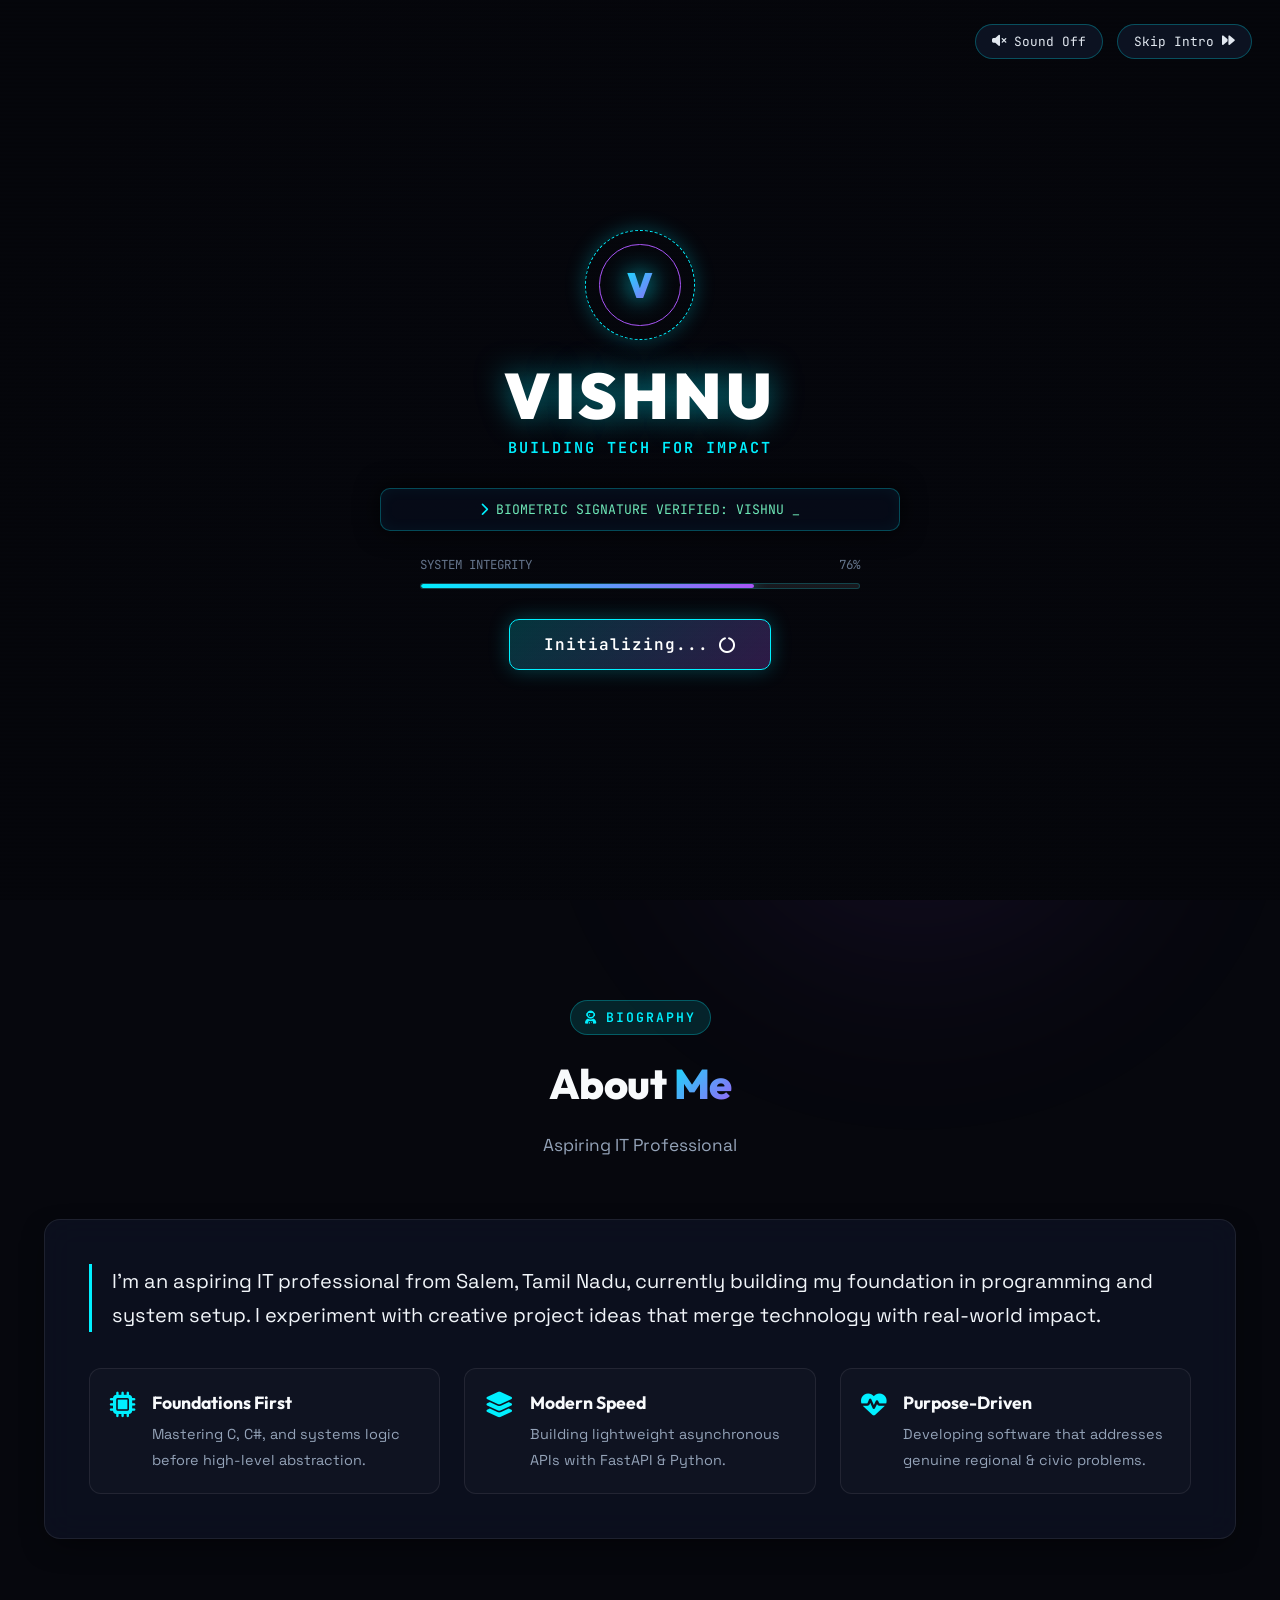
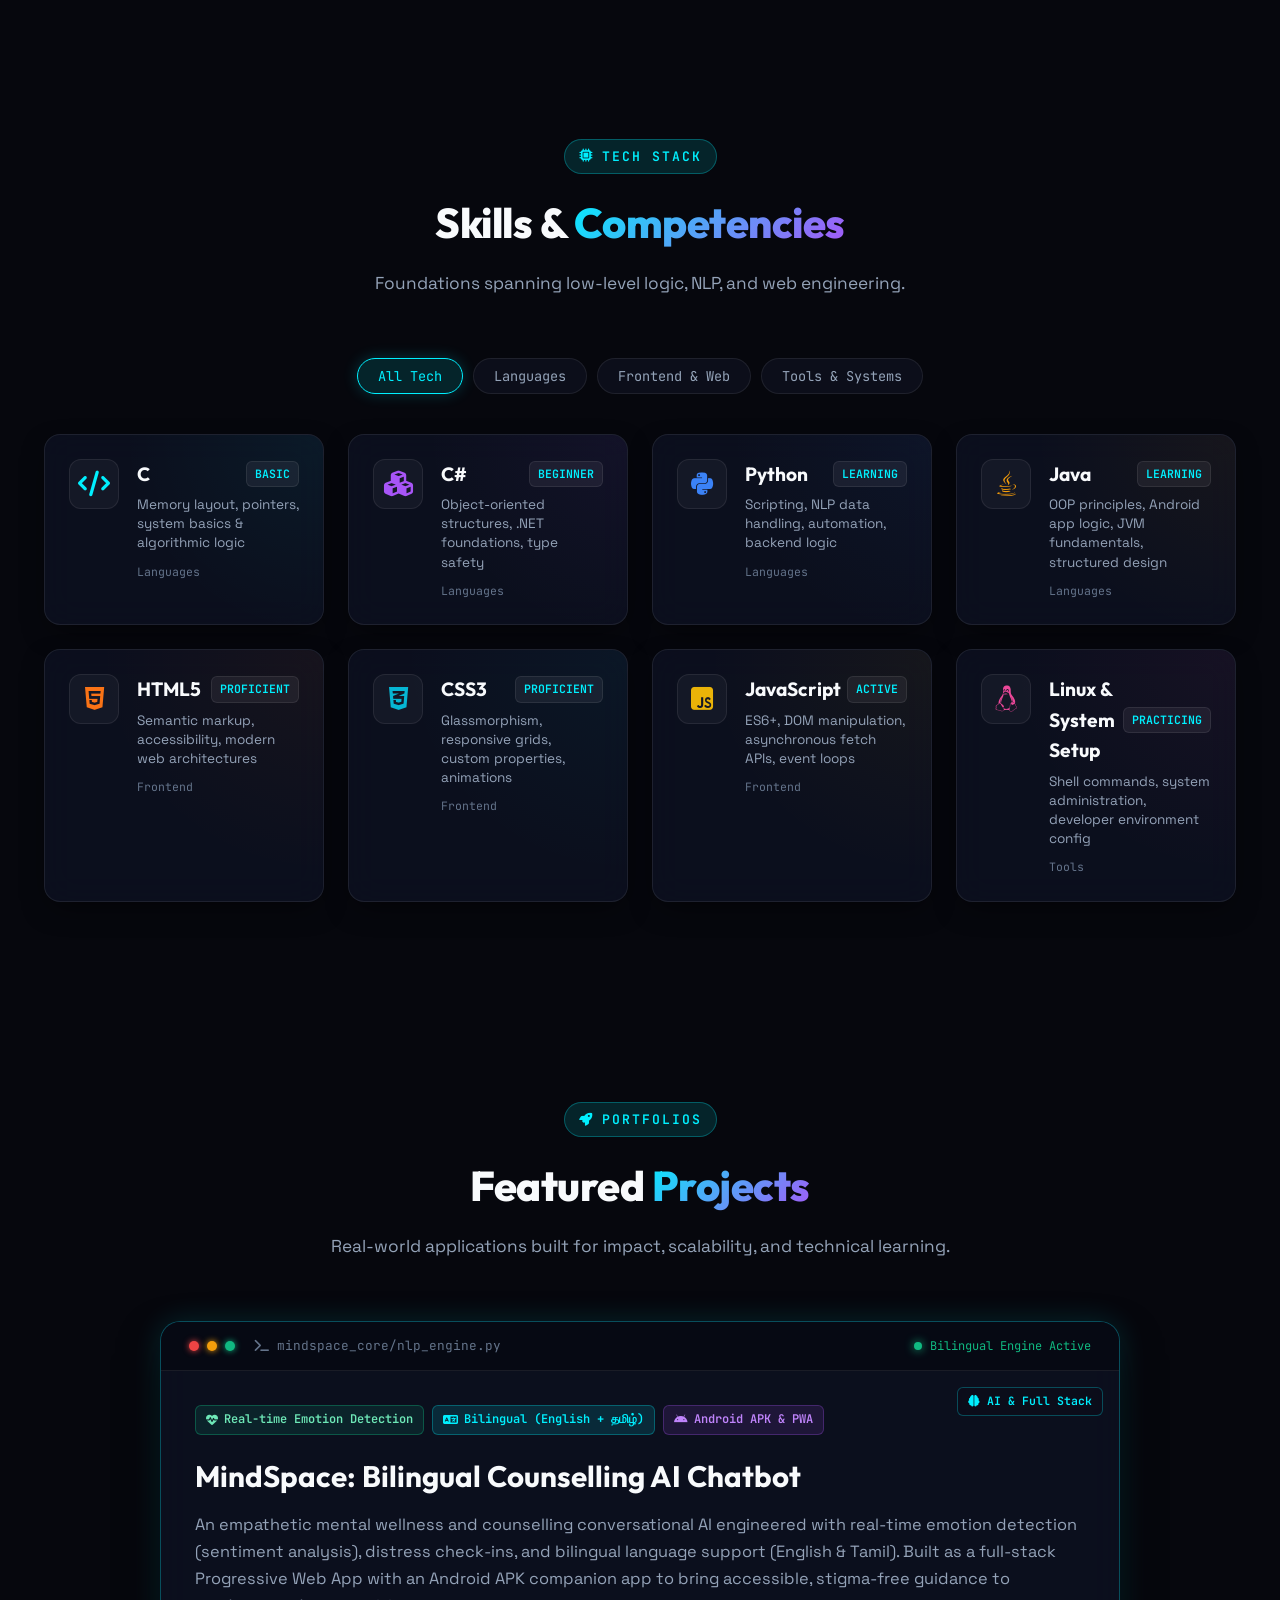
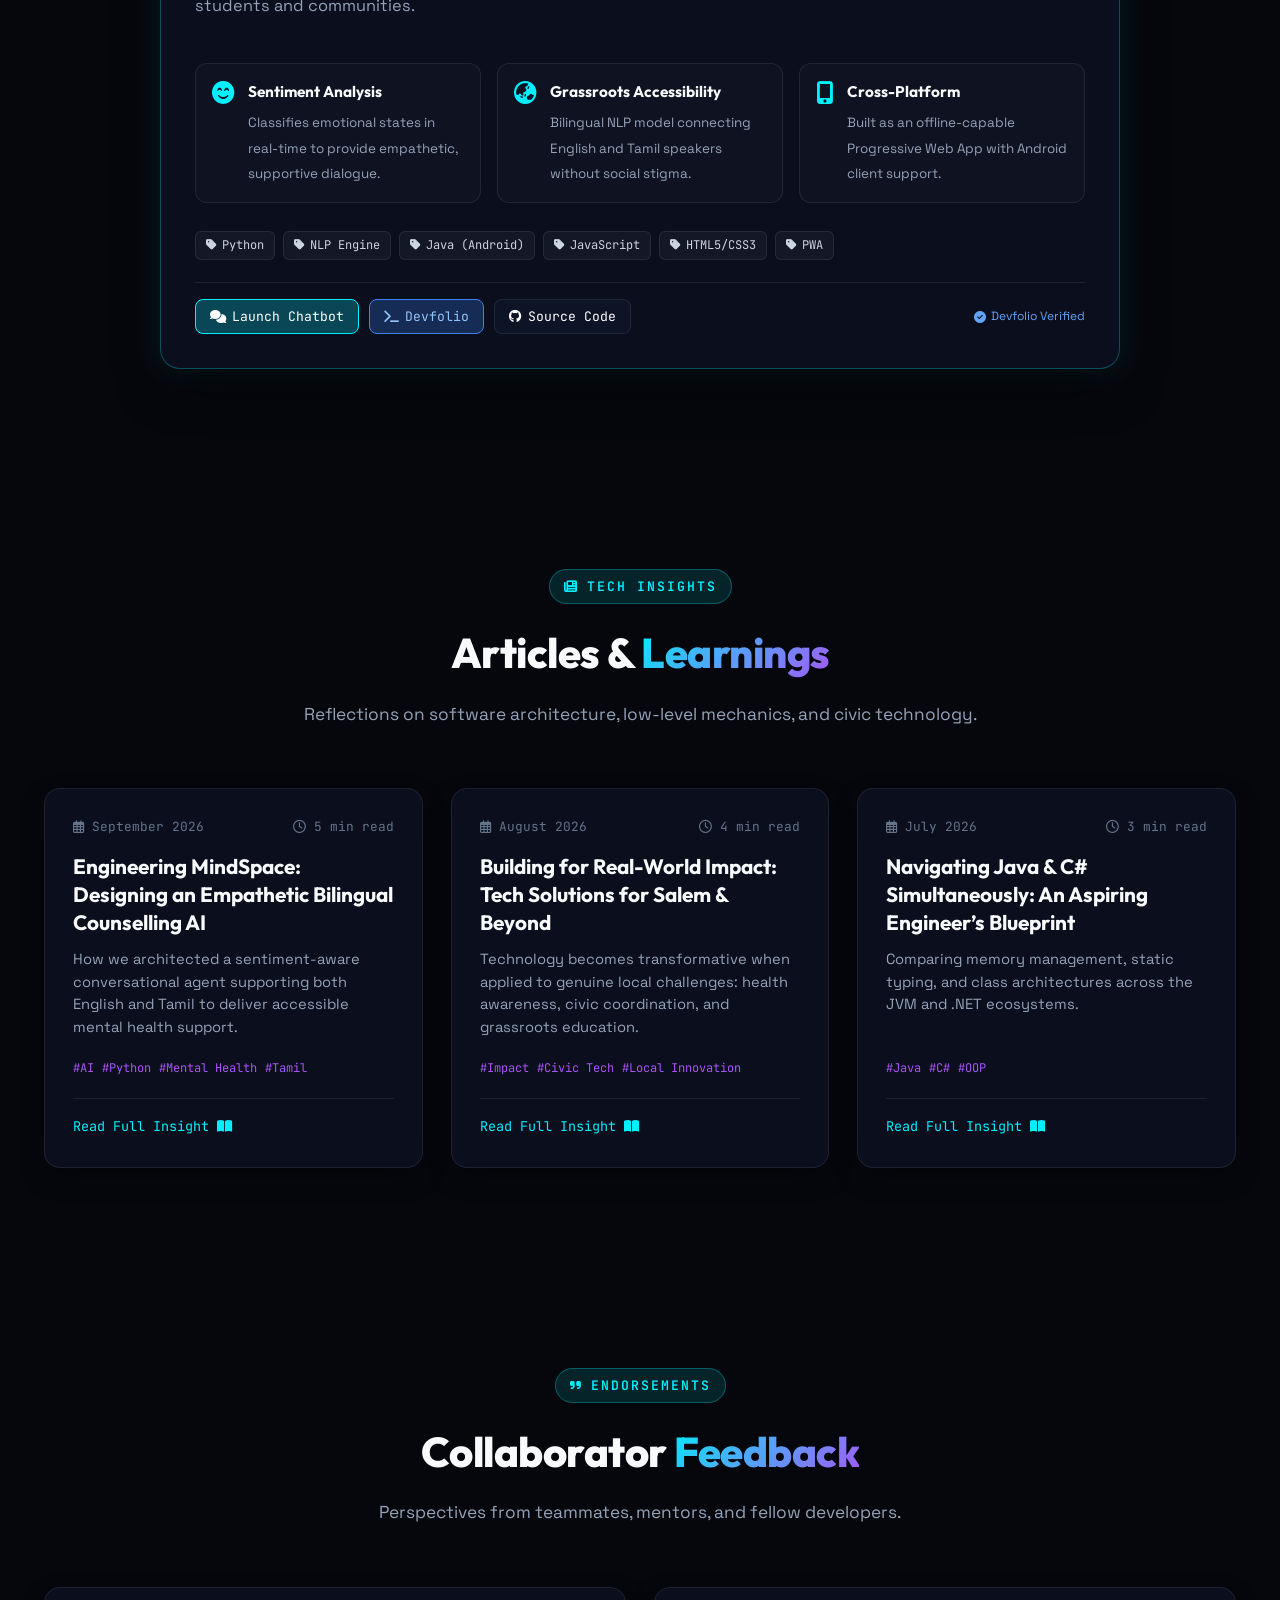
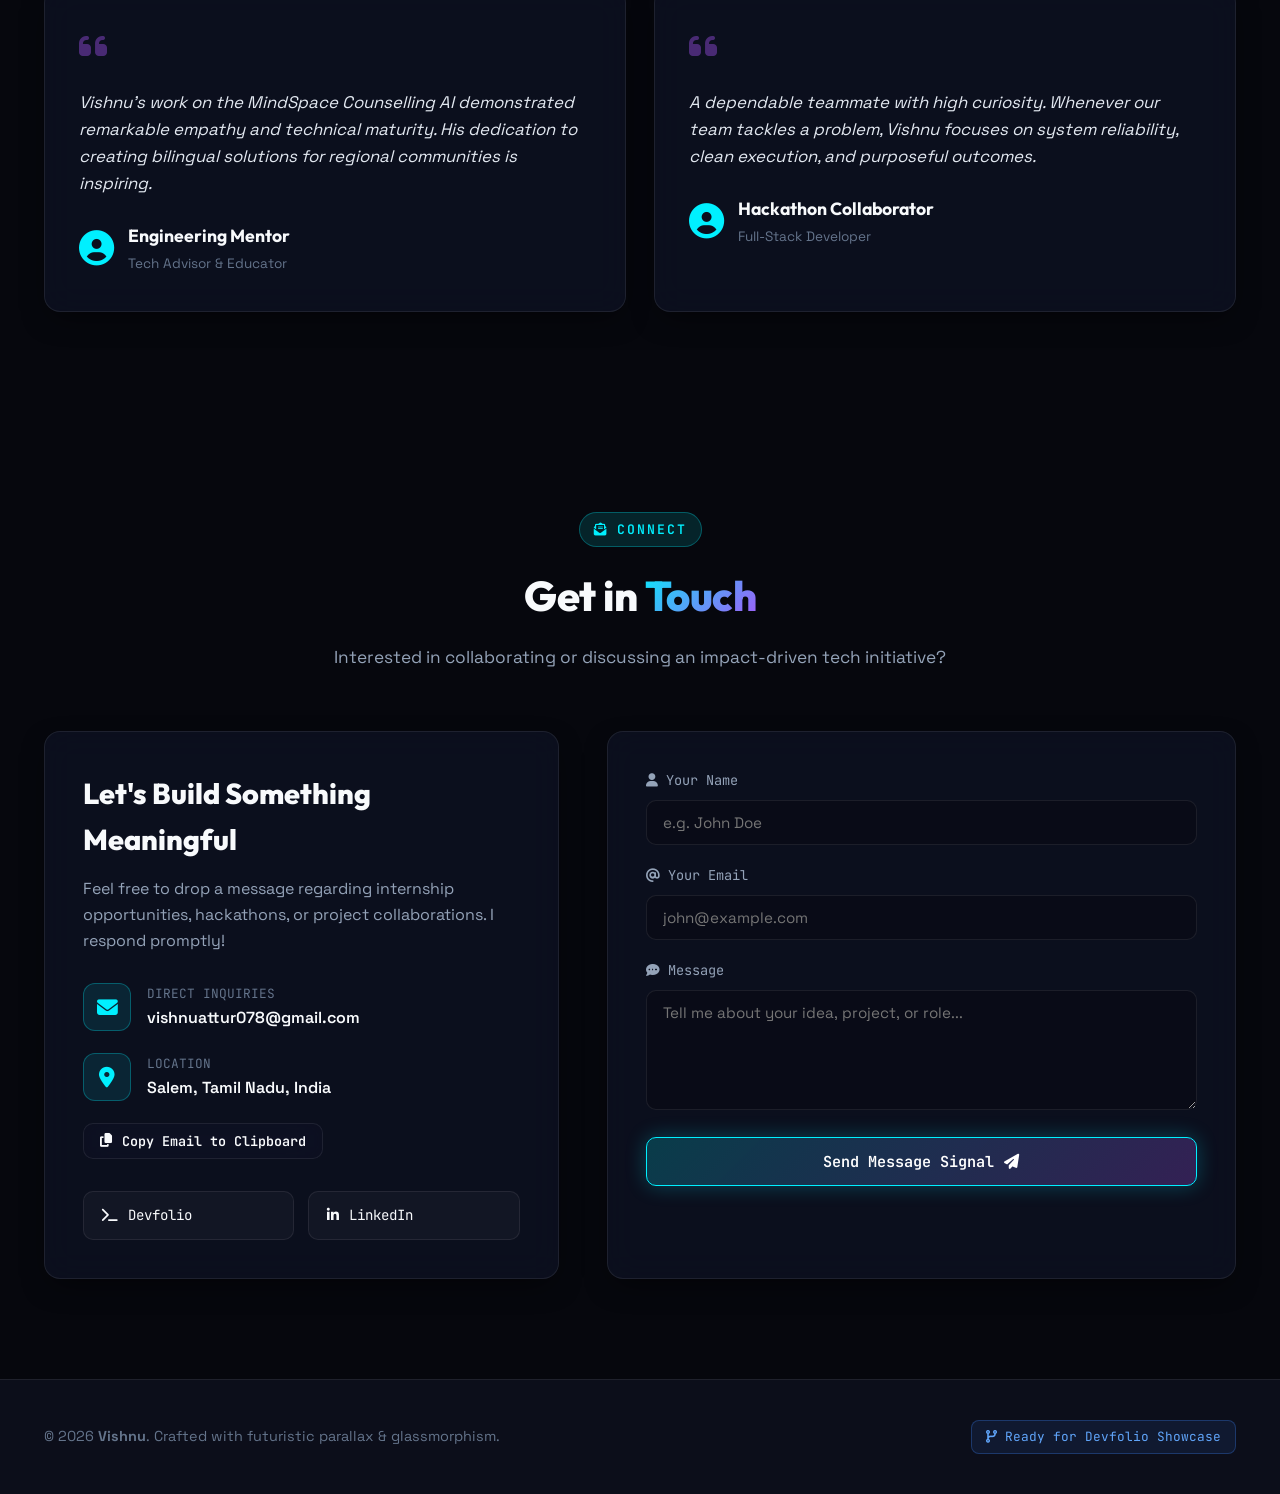
<file: index.html>
<!DOCTYPE html>
<html lang="en" data-theme="dark">
<head>
    <meta charset="UTF-8">
    <meta name="viewport" content="width=device-width, initial-scale=1.0">
    <title>Vishnu | Aspiring IT Professional | Building Tech for Impact</title>
    <meta name="description" content="Portfolio of Vishnu, an aspiring IT professional from Salem, Tamil Nadu, building software foundations in C, C#, Python, Java, and FastAPI for real-world impact.">
    <meta name="keywords" content="Vishnu, Portfolio, Salem Tamil Nadu, IT Professional, FastAPI, Python, C, Java, Devfolio, Web Developer">
    <meta name="author" content="Vishnu">

    <!-- OpenGraph / Devfolio preview meta tags -->
    <meta property="og:title" content="Vishnu | Aspiring IT Professional">
    <meta property="og:description" content="Building Tech for Impact. Exploring systems, modern APIs, and community-driven digital solutions.">
    <meta property="og:type" content="website">
    <meta property="og:image" content="assets/avatar.jpg">

    <!-- Font Awesome Icons -->
    <link rel="stylesheet" href="https://cdnjs.cloudflare.com/ajax/libs/font-awesome/6.5.1/css/all.min.css" integrity="sha512-DTOQO9RWCH3ppGqcWaEA1BIZOC6xxalwEsw9c2QQeAIftl+Vegovlnee1c9QX4TctnWMn13TZye+giMm8e2LwA==" crossorigin="anonymous" referrerpolicy="no-referrer" />

    <!-- Core Stylesheets -->
    <link rel="stylesheet" href="css/main.css">
    <link rel="stylesheet" href="css/admin.css">
    <link rel="stylesheet" href="css/intro.css">

    <!-- Favicon -->
    <link rel="icon" type="image/svg+xml" href="data:image/svg+xml,<svg xmlns='http://www.w3.org/2000/svg' viewBox='0 0 100 100'><text y='.9em' font-size='90'>⚡</text></svg>">
</head>
<body>

    <!-- Cinematic Sci-Fi Intro Overlay & Background Video -->
    <aside id="portfolio-intro-overlay" aria-label="Welcome Introduction">
        <div class="intro-video-wrapper">
            <video id="intro-tech-video" autoplay muted loop playsinline preload="auto">
                <source src="assets/intro-tech.mp4" type="video/mp4">
            </video>
        </div>
        <div class="intro-scrim-layer"></div>
        <div class="intro-scanlines"></div>

        <!-- Top Controls (Audio & Skip) -->
        <div class="intro-top-ctrls">
            <button type="button" class="intro-ctrl-btn" id="intro-audio-toggle">
                <i class="fas fa-volume-mute"></i> Sound Off
            </button>
            <button type="button" class="intro-ctrl-btn" id="intro-skip-btn">
                <span>Skip Intro</span> <i class="fas fa-forward"></i>
            </button>
        </div>

        <!-- Center Futuristic HUD Content -->
        <div class="intro-hud-content">
            <div class="intro-reticle-box">
                <div class="reticle-ring"></div>
                <div class="reticle-ring-inner"></div>
                <span class="reticle-center-symbol">V</span>
            </div>

            <h1 class="intro-name-title">VISHNU</h1>
            <p class="intro-tagline-text">Building Tech for Impact</p>

            <div class="intro-terminal-box">
                <div class="terminal-line">
                    <i class="fas fa-chevron-right" style="color: #00f0ff;"></i>
                    <span id="intro-terminal-log">INITIALIZING QUANTUM KERNEL...</span>
                    <span class="cursor-blink">_</span>
                </div>
            </div>

            <div class="intro-progress-container">
                <div class="intro-progress-header">
                    <span>SYSTEM INTEGRITY</span>
                    <span id="intro-percent-text">0%</span>
                </div>
                <div class="intro-progress-track">
                    <div class="intro-progress-fill" id="intro-progress-bar"></div>
                </div>
            </div>

            <button type="button" class="cyber-btn glow-cyan intro-enter-btn" id="intro-enter-btn">
                <span>Initializing...</span>
                <i class="fas fa-circle-notch fa-spin"></i>
            </button>
        </div>
    </aside>

    <!-- Interactive Cyber Circuit & Matrix Canvas -->
    <canvas id="cyber-canvas"></canvas>

    <!-- Ambient Glow Orbs -->
    <div class="ambient-glow-orb glow-cyan-orb"></div>
    <div class="ambient-glow-orb glow-purple-orb"></div>

    <!-- Navigation Header -->
    <header class="main-navbar" id="main-navbar">
        <div class="container nav-container">
            <a href="#hero" class="nav-logo">
                <span class="logo-symbol">V</span>
                <span class="logo-text">VISHNU<span class="logo-dot">.</span>DEV</span>
            </a>

            <nav class="nav-menu-links" id="nav-menu-links">
                <a href="#hero" class="active">Home</a>
                <a href="#about">About</a>
                <a href="#skills">Skills</a>
                <a href="#projects">Projects</a>
                <a href="#insights">Insights</a>
                <a href="#testimonials">Testimonials</a>
                <a href="#contact">Contact</a>
            </nav>

            <div class="nav-actions">
                <!-- Replay Sci-Fi Intro Button -->
                <button type="button" class="icon-circle-btn intro-replay-nav-btn" onclick="window.replayIntro()" title="Replay Sci-Fi Intro" aria-label="Replay Sci-Fi Intro">
                    <i class="fas fa-play"></i>
                </button>

                <!-- Theme Toggle Button -->
                <button type="button" class="icon-circle-btn" id="theme-toggle-btn" title="Toggle Theme" aria-label="Toggle Dark and Light Mode">
                    <i class="fas fa-sun"></i>
                </button>

                <!-- Admin Login Button (Portal for Vishnu) -->
                <button type="button" class="icon-circle-btn admin-lock-btn" id="nav-admin-login-btn" title="Admin Login (Portfolio Owner)" aria-label="Owner Admin Portal">
                    <i class="fas fa-shield-alt"></i>
                </button>

                <!-- Resume Download CTA -->
                <a href="resume.html" target="_blank" class="cyber-btn sm glow-cyan" title="Open Print-Ready Resume (Save as PDF)">
                    <i class="fas fa-file-pdf"></i>
                    <span>Resume</span>
                </a>

                <!-- Mobile Hamburger -->
                <button type="button" class="nav-hamburger" id="nav-mobile-toggle" aria-label="Open Navigation Menu">
                    <i class="fas fa-bars"></i>
                </button>
            </div>
        </div>
    </header>

    <!-- Main Content Flow -->
    <main>
        <!-- Hero Section with Parallax Background -->
        <section class="hero-section" id="hero">
            <div class="hero-background-image" data-parallax-speed="0.25"></div>
            <div class="hero-cyber-grid-floor" data-parallax-speed="0.12"></div>

            <!-- Floating Cyberpunk Tech Glyphs with Parallax Depths -->
            <div class="hero-tech-glyph glyph-top-left" data-parallax-speed="0.32">
                <div class="glyph-line"><span class="glyph-dot"></span> <span>SYS.INIT // CORE_ONLINE</span></div>
                <div class="glyph-meta"><span>HEX: 0x7F · GRID: 44.12N</span></div>
            </div>
            <div class="hero-tech-glyph glyph-top-right" data-parallax-speed="-0.18">
                <div class="glyph-line"><span class="glyph-dot purple"></span> <span>NEURAL_MESH // v3.8</span></div>
                <div class="glyph-meta"><span>LAT: 11.66°N · LON: 78.14°E</span></div>
            </div>

            <div class="container">
                <div class="hero-grid">
                    <div class="hero-content reveal-up">
                        <div class="hero-status-pill" id="hero-status-pill">
                            <span class="pulse-dot"></span> Open to Internships & Projects
                        </div>

                        <span class="hero-title-prefix">&lt; Hello World /&gt;</span>
                        <h1 class="hero-name">
                            I'm <span class="neon-gradient-text" id="hero-name">Vishnu</span>
                        </h1>

                        <p class="hero-tagline" id="hero-tagline">
                            Aspiring IT Professional | Building Tech for Impact
                        </p>

                        <div class="hero-location-badge">
                            <i class="fas fa-map-marker-alt"></i>
                            <span id="hero-location-text">Salem, Tamil Nadu, India</span>
                        </div>

                        <div class="hero-cta-group">
                            <a href="#projects" class="cyber-btn glow-cyan">
                                <span>Explore Projects</span>
                                <i class="fas fa-arrow-down"></i>
                            </a>
                            <a href="#contact" class="cyber-btn ghost">
                                <span>Get in Touch</span>
                                <i class="fas fa-paper-plane"></i>
                            </a>
                            <a href="resume.html" target="_blank" class="cyber-btn ghost" title="Open Print-Ready Resume (Save as PDF)">
                                <i class="fas fa-file-download"></i>
                                <span>Download CV</span>
                            </a>
                        </div>

                        <div class="hero-metrics-strip">
                            <div class="metric-box">
                                <h4>AI</h4>
                                <span>MindSpace Flagship</span>
                            </div>
                            <div class="metric-box">
                                <h4>8+</h4>
                                <span>Core Tech Skills</span>
                            </div>
                            <div class="metric-box">
                                <h4>100%</h4>
                                <span>Focus on Purpose</span>
                            </div>
                        </div>
                    </div>

                    <!-- Parallax Avatar / Tech Visual Card -->
                    <div class="hero-visual-wrap reveal-up">
                        <div class="hero-avatar-card parallax-tilt" id="hero-avatar-card">
                            <!-- Background Hologram Tech Rings -->
                            <div class="hologram-rings-wrapper" id="hologram-rings-wrapper">
                                <div class="hologram-ring ring-outer"></div>
                                <div class="hologram-ring ring-mid"></div>
                                <div class="hologram-ring ring-inner"></div>
                            </div>

                            <!-- Avatar Container -->
                            <div class="avatar-image-container" id="avatar-image-container">
                                <img src="assets/avatar.jpg" alt="Vishnu - Professional IT Specialist" class="hero-avatar-img" id="hero-avatar-img">
                            </div>

                            <!-- Corner Reticle HUD Brackets -->
                            <div class="cyber-bracket top-l"></div>
                            <div class="cyber-bracket top-r"></div>
                            <div class="cyber-bracket bot-l"></div>
                            <div class="cyber-bracket bot-r"></div>

                            <!-- Devfolio Verified Badge -->
                            <div class="floating-cyber-chip bottom-right">
                                <span class="chip-icon"><i class="fas fa-terminal" style="color: #a855f7;"></i></span>
                                <span>Devfolio Verified</span>
                            </div>
                        </div>
                    </div>
                </div>
            </div>
        </section>

        <!-- About Me Section -->
        <section class="section about-section" id="about">
            <div class="container">
                <div class="section-header reveal-up">
                    <span class="section-tag"><i class="fas fa-user-astronaut"></i> Biography</span>
                    <h2 class="section-title">About <span class="neon-gradient-text">Me</span></h2>
                    <p class="section-subtitle" id="about-title-role">Aspiring IT Professional & Systems Enthusiast</p>
                </div>

                <div class="about-grid">
                    <div class="about-card glass-card parallax-tilt reveal-up">
                        <div id="about-bio-text">
                            <!-- Populated dynamically from portfolioStore -->
                        </div>
                    </div>
                </div>
            </div>
        </section>

        <!-- Skills Showcase Section -->
        <section class="section skills-section" id="skills">
            <div class="container">
                <div class="section-header reveal-up">
                    <span class="section-tag"><i class="fas fa-microchip"></i> Tech Stack</span>
                    <h2 class="section-title">Skills & <span class="neon-gradient-text">Competencies</span></h2>
                    <p class="section-subtitle">Foundations spanning low-level logic, NLP, and web engineering.</p>
                </div>

                <!-- Category Filter Buttons -->
                <div class="skills-filter-nav reveal-up">
                    <button type="button" class="skill-filter-btn active" data-filter="all">All Tech</button>
                    <button type="button" class="skill-filter-btn" data-filter="Languages">Languages</button>
                    <button type="button" class="skill-filter-btn" data-filter="Frontend">Frontend & Web</button>
                    <button type="button" class="skill-filter-btn" data-filter="Tools">Tools & Systems</button>
                </div>

                <!-- Dynamic Skills Grid -->
                <div class="skills-grid" id="skills-grid-container">
                    <!-- Populated dynamically -->
                </div>
            </div>
        </section>

        <!-- Projects Showcase Section -->
        <section class="section projects-section" id="projects">
            <div class="container">
                <div class="section-header reveal-up">
                    <span class="section-tag"><i class="fas fa-rocket"></i> Portfolios</span>
                    <h2 class="section-title">Featured <span class="neon-gradient-text">Projects</span></h2>
                    <p class="section-subtitle">Real-world applications built for impact, scalability, and technical learning.</p>
                </div>

                <!-- Dynamic Projects Grid -->
                <div class="projects-grid" id="projects-grid-container">
                    <!-- Populated dynamically -->
                </div>
            </div>
        </section>

        <!-- Tech Blog / Insights Section -->
        <section class="section blogs-section" id="insights">
            <div class="container">
                <div class="section-header reveal-up">
                    <span class="section-tag"><i class="fas fa-newspaper"></i> Tech Insights</span>
                    <h2 class="section-title">Articles & <span class="neon-gradient-text">Learnings</span></h2>
                    <p class="section-subtitle">Reflections on software architecture, low-level mechanics, and civic technology.</p>
                </div>

                <!-- Dynamic Blogs Grid -->
                <div class="blogs-grid" id="blogs-grid-container">
                    <!-- Populated dynamically -->
                </div>
            </div>
        </section>

        <!-- Testimonials Section -->
        <section class="section testimonials-section" id="testimonials">
            <div class="container">
                <div class="section-header reveal-up">
                    <span class="section-tag"><i class="fas fa-quote-right"></i> Endorsements</span>
                    <h2 class="section-title">Collaborator <span class="neon-gradient-text">Feedback</span></h2>
                    <p class="section-subtitle">Perspectives from teammates, mentors, and fellow developers.</p>
                </div>

                <!-- Dynamic Testimonials Grid -->
                <div class="testimonials-grid" id="testimonials-container">
                    <!-- Populated dynamically -->
                </div>
            </div>
        </section>

        <!-- Contact Section -->
        <section class="section contact-section" id="contact">
            <div class="container">
                <div class="section-header reveal-up">
                    <span class="section-tag"><i class="fas fa-envelope-open-text"></i> Connect</span>
                    <h2 class="section-title">Get in <span class="neon-gradient-text">Touch</span></h2>
                    <p class="section-subtitle">Interested in collaborating or discussing an impact-driven tech initiative?</p>
                </div>

                <div class="contact-grid">
                    <!-- Contact Channels Card -->
                    <div class="contact-info-card glass-card parallax-tilt reveal-up">
                        <h3>Let's Build Something Meaningful</h3>
                        <p class="contact-desc">
                            Feel free to drop a message regarding internship opportunities, hackathons, or project collaborations. I respond promptly!
                        </p>

                        <div class="contact-channel-item">
                            <div class="channel-icon"><i class="fas fa-envelope"></i></div>
                            <div class="channel-details">
                                <span>Direct Inquiries</span>
                                <a href="mailto:vishnuattur078@gmail.com" id="contact-email-link">
                                    <strong id="contact-email-display">vishnuattur078@gmail.com</strong>
                                </a>
                            </div>
                        </div>

                        <div class="contact-channel-item">
                            <div class="channel-icon"><i class="fas fa-map-marker-alt"></i></div>
                            <div class="channel-details">
                                <span>Location</span>
                                <strong id="contact-location-display">Salem, Tamil Nadu, India</strong>
                            </div>
                        </div>

                        <div style="margin-top: 18px;">
                            <button type="button" class="cyber-btn sm ghost" id="btn-copy-email">
                                <i class="fas fa-copy"></i>
                                <span>Copy Email to Clipboard</span>
                            </button>
                        </div>

                        <!-- Social Hub -->
                        <div class="social-links-grid" id="contact-socials-list">
                            <!-- Populated dynamically -->
                        </div>
                    </div>

                    <!-- Contact Form Card -->
                    <div class="contact-form-card glass-card parallax-tilt reveal-up">
                        <form id="portfolio-contact-form">
                            <div id="contact-form-status" style="display: none;"></div>

                            <div class="form-group">
                                <label for="contact-name"><i class="fas fa-user"></i> Your Name</label>
                                <input type="text" id="contact-name" class="cyber-input" placeholder="e.g. John Doe" required>
                            </div>

                            <div class="form-group">
                                <label for="contact-email"><i class="fas fa-at"></i> Your Email</label>
                                <input type="email" id="contact-email" class="cyber-input" placeholder="john@example.com" required>
                            </div>

                            <div class="form-group">
                                <label for="contact-message"><i class="fas fa-comment-dots"></i> Message</label>
                                <textarea id="contact-message" class="cyber-input" placeholder="Tell me about your idea, project, or role..." required></textarea>
                            </div>

                            <button type="submit" class="cyber-btn glow-cyan" style="width: 100%;">
                                <span>Send Message Signal</span>
                                <i class="fas fa-paper-plane"></i>
                            </button>
                        </form>
                    </div>
                </div>
            </div>
        </section>
    </main>

    <!-- Footer -->
    <footer class="main-footer">
        <div class="container footer-inner">
            <div class="footer-copy">
                &copy; <span id="footer-year">2026</span> <strong id="footer-name">Vishnu</strong>. Crafted with futuristic parallax & glassmorphism.
            </div>
            <div class="footer-badge-devfolio">
                <i class="fas fa-code-branch"></i>
                <span>Ready for Devfolio Showcase</span>
            </div>
        </div>
    </footer>

    <!-- Toast Notification Container -->
    <div id="toast-container"></div>

    <!-- Scripts -->
    <script src="js/data.js"></script>
    <script src="js/parallax.js"></script>
    <script src="js/admin.js"></script>
    <script src="js/main.js"></script>
    <script src="js/intro.js"></script>
</body>
</html>
</file>
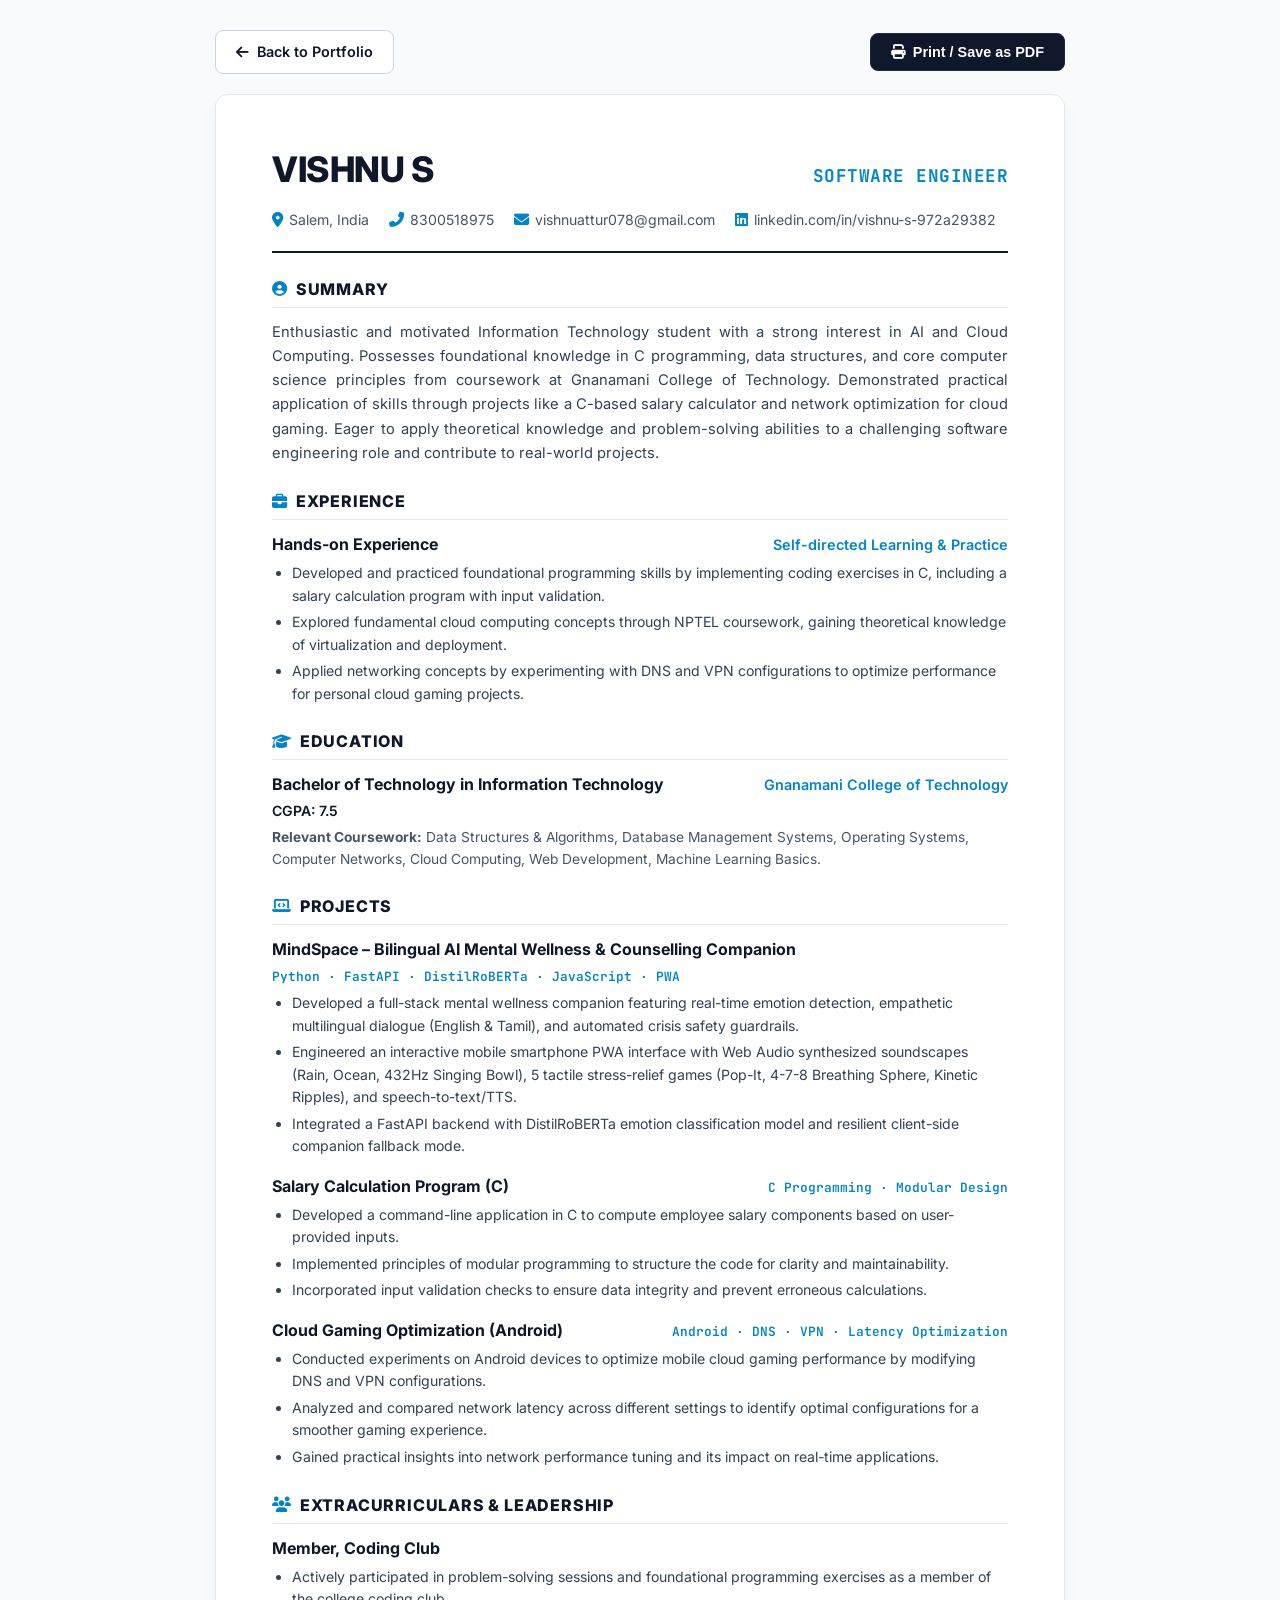
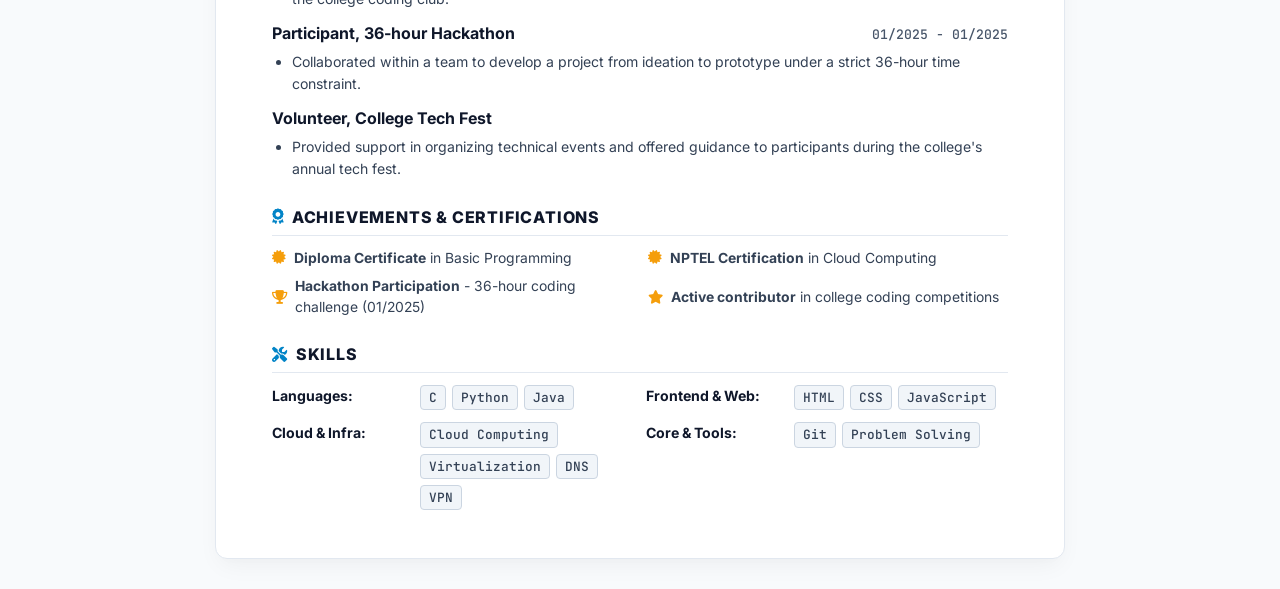
<file: resume.html>
<!DOCTYPE html>
<html lang="en">
<head>
    <meta charset="UTF-8">
    <meta name="viewport" content="width=device-width, initial-scale=1.0">
    <title>Vishnu S - Software Engineer Resume</title>
    <link rel="preconnect" href="https://fonts.googleapis.com">
    <link rel="preconnect" href="https://fonts.gstatic.com" crossorigin>
    <link href="https://fonts.googleapis.com/css2?family=Inter:wght@300;400;500;600;700;800&family=JetBrains+Mono:wght@400;500;600&display=swap" rel="stylesheet">
    <link rel="stylesheet" href="https://cdnjs.cloudflare.com/ajax/libs/font-awesome/6.5.1/css/all.min.css">
    <style>
        :root {
            --primary: #0f172a;
            --accent: #0284c7;
            --accent-light: #e0f2fe;
            --text-main: #1e293b;
            --text-muted: #475569;
            --border-color: #cbd5e1;
            --bg-page: #f8fafc;
            --bg-card: #ffffff;
        }

        * {
            box-sizing: border-box;
            margin: 0;
            padding: 0;
        }

        body {
            font-family: 'Inter', -apple-system, BlinkMacSystemFont, sans-serif;
            background: var(--bg-page);
            color: var(--text-main);
            line-height: 1.5;
            padding: 30px 16px;
        }

        .resume-actions-bar {
            max-width: 850px;
            margin: 0 auto 20px auto;
            display: flex;
            justify-content: space-between;
            align-items: center;
        }

        .btn-action {
            display: inline-flex;
            align-items: center;
            gap: 8px;
            background: #0f172a;
            color: #ffffff;
            border: 1px solid #1e293b;
            padding: 10px 20px;
            border-radius: 8px;
            font-size: 0.9rem;
            font-weight: 600;
            cursor: pointer;
            text-decoration: none;
            transition: all 0.2s ease;
        }

        .btn-action:hover {
            background: #0284c7;
            border-color: #0284c7;
            transform: translateY(-1px);
        }

        .btn-action.ghost {
            background: #ffffff;
            color: #0f172a;
            border-color: #cbd5e1;
        }

        .btn-action.ghost:hover {
            background: #f1f5f9;
            border-color: #94a3b8;
        }

        .resume-container {
            max-width: 850px;
            margin: 0 auto;
            background: var(--bg-card);
            border: 1px solid #e2e8f0;
            box-shadow: 0 10px 25px -5px rgba(0, 0, 0, 0.05), 0 8px 10px -6px rgba(0, 0, 0, 0.01);
            border-radius: 12px;
            padding: 48px 56px;
        }

        /* Header */
        .res-header {
            border-bottom: 2px solid var(--primary);
            padding-bottom: 20px;
            margin-bottom: 24px;
        }

        .res-name-title {
            display: flex;
            justify-content: space-between;
            align-items: baseline;
            flex-wrap: wrap;
            gap: 10px;
        }

        .res-name {
            font-size: 2.2rem;
            font-weight: 800;
            letter-spacing: -0.5px;
            color: var(--primary);
            text-transform: uppercase;
        }

        .res-role {
            font-size: 1.1rem;
            font-weight: 700;
            letter-spacing: 0.5px;
            color: var(--accent);
            text-transform: uppercase;
            font-family: 'JetBrains Mono', monospace;
        }

        .res-contact-bar {
            display: flex;
            flex-wrap: wrap;
            gap: 20px;
            margin-top: 14px;
            font-size: 0.88rem;
            color: var(--text-muted);
        }

        .res-contact-item {
            display: inline-flex;
            align-items: center;
            gap: 6px;
        }

        .res-contact-item i {
            color: var(--accent);
            font-size: 0.95rem;
        }

        .res-contact-item a {
            color: inherit;
            text-decoration: none;
            transition: color 0.15s;
        }

        .res-contact-item a:hover {
            color: var(--accent);
            text-decoration: underline;
        }

        /* Sections */
        .res-section {
            margin-bottom: 24px;
        }

        .res-sec-heading {
            font-size: 1rem;
            font-weight: 800;
            text-transform: uppercase;
            letter-spacing: 0.8px;
            color: var(--primary);
            border-bottom: 1.5px solid #e2e8f0;
            padding-bottom: 6px;
            margin-bottom: 12px;
            display: flex;
            align-items: center;
            gap: 8px;
        }

        .res-sec-heading i {
            color: var(--accent);
            font-size: 0.95rem;
        }

        .res-summary-body {
            font-size: 0.92rem;
            line-height: 1.65;
            color: #334155;
            text-align: justify;
        }

        /* Entry Blocks */
        .res-block {
            margin-bottom: 16px;
        }

        .res-block-header {
            display: flex;
            justify-content: space-between;
            align-items: baseline;
            flex-wrap: wrap;
            gap: 6px;
            margin-bottom: 4px;
        }

        .res-block-title {
            font-size: 1rem;
            font-weight: 700;
            color: var(--primary);
        }

        .res-block-subtitle {
            font-size: 0.9rem;
            font-weight: 600;
            color: var(--accent);
        }

        .res-block-date {
            font-size: 0.82rem;
            font-family: 'JetBrains Mono', monospace;
            color: var(--text-muted);
            font-weight: 500;
        }

        .res-bullets {
            list-style-type: disc;
            margin-left: 20px;
            margin-top: 6px;
        }

        .res-bullets li {
            font-size: 0.88rem;
            line-height: 1.6;
            color: #334155;
            margin-bottom: 4px;
        }

        .res-coursework {
            font-size: 0.86rem;
            line-height: 1.55;
            color: #475569;
            margin-top: 6px;
        }

        /* Skills */
        .skills-grid {
            display: grid;
            grid-template-columns: repeat(2, 1fr);
            gap: 12px;
        }

        .skill-row {
            display: flex;
            align-items: flex-start;
            gap: 8px;
            font-size: 0.88rem;
        }

        .skill-category {
            font-weight: 700;
            color: var(--primary);
            min-width: 140px;
        }

        .skill-items {
            color: #334155;
            display: flex;
            flex-wrap: wrap;
            gap: 6px;
        }

        .skill-pill {
            background: #f1f5f9;
            border: 1px solid #cbd5e1;
            padding: 2px 8px;
            border-radius: 4px;
            font-size: 0.8rem;
            font-family: 'JetBrains Mono', monospace;
            font-weight: 500;
        }

        /* Certifications & Leadership */
        .cert-grid {
            display: grid;
            grid-template-columns: repeat(2, 1fr);
            gap: 8px 16px;
        }

        .cert-item {
            display: flex;
            align-items: center;
            gap: 8px;
            font-size: 0.87rem;
            color: #334155;
        }

        .cert-item i {
            color: #f59e0b;
            font-size: 0.85rem;
        }

        /* Print Media Query */
        @media print {
            @page {
                size: A4 portrait;
                margin: 10mm 12mm;
            }

            body {
                background: #ffffff !important;
                padding: 0 !important;
            }

            .res-section {
                page-break-inside: avoid;
            }

            .res-block {
                page-break-inside: avoid;
            }

            .resume-actions-bar {
                display: none !important;
            }

            .resume-container {
                border: none !important;
                box-shadow: none !important;
                padding: 0 !important;
                max-width: 100% !important;
            }

            .res-name {
                color: #000000 !important;
            }

            .res-role {
                color: #0369a1 !important;
            }

            .res-sec-heading {
                border-bottom: 1.5px solid #94a3b8 !important;
            }

            .skill-pill {
                background: #f8fafc !important;
                border-color: #cbd5e1 !important;
            }
        }

        @media (max-width: 640px) {
            .resume-container {
                padding: 28px 20px;
            }

            .skills-grid, .cert-grid {
                grid-template-columns: 1fr;
            }
        }
    </style>
</head>
<body>

    <div class="resume-actions-bar">
        <a href="index.html" class="btn-action ghost">
            <i class="fas fa-arrow-left"></i> Back to Portfolio
        </a>
        <div style="display: flex; gap: 10px;">
            <button onclick="window.print()" class="btn-action">
                <i class="fas fa-print"></i> Print / Save as PDF
            </button>
        </div>
    </div>

    <main class="resume-container">
        <!-- Header -->
        <header class="res-header">
            <div class="res-name-title">
                <h1 class="res-name">VISHNU S</h1>
                <div class="res-role">SOFTWARE ENGINEER</div>
            </div>
            <div class="res-contact-bar">
                <span class="res-contact-item">
                    <i class="fas fa-map-marker-alt"></i> Salem, India
                </span>
                <span class="res-contact-item">
                    <i class="fas fa-phone-alt"></i> 8300518975
                </span>
                <span class="res-contact-item">
                    <i class="fas fa-envelope"></i> <a href="mailto:vishnuattur078@gmail.com">vishnuattur078@gmail.com</a>
                </span>
                <span class="res-contact-item">
                    <i class="fab fa-linkedin"></i> <a href="https://www.linkedin.com/in/vishnu-s-972a29382" target="_blank">linkedin.com/in/vishnu-s-972a29382</a>
                </span>
            </div>
        </header>

        <!-- Summary -->
        <section class="res-section">
            <h2 class="res-sec-heading"><i class="fas fa-user-circle"></i> SUMMARY</h2>
            <p class="res-summary-body">
                Enthusiastic and motivated Information Technology student with a strong interest in AI and Cloud Computing. Possesses foundational knowledge in C programming, data structures, and core computer science principles from coursework at Gnanamani College of Technology. Demonstrated practical application of skills through projects like a C-based salary calculator and network optimization for cloud gaming. Eager to apply theoretical knowledge and problem-solving abilities to a challenging software engineering role and contribute to real-world projects.
            </p>
        </section>

        <!-- Experience -->
        <section class="res-section">
            <h2 class="res-sec-heading"><i class="fas fa-briefcase"></i> EXPERIENCE</h2>
            <div class="res-block">
                <div class="res-block-header">
                    <div class="res-block-title">Hands-on Experience</div>
                    <div class="res-block-subtitle">Self-directed Learning & Practice</div>
                </div>
                <ul class="res-bullets">
                    <li>Developed and practiced foundational programming skills by implementing coding exercises in C, including a salary calculation program with input validation.</li>
                    <li>Explored fundamental cloud computing concepts through NPTEL coursework, gaining theoretical knowledge of virtualization and deployment.</li>
                    <li>Applied networking concepts by experimenting with DNS and VPN configurations to optimize performance for personal cloud gaming projects.</li>
                </ul>
            </div>
        </section>

        <!-- Education -->
        <section class="res-section">
            <h2 class="res-sec-heading"><i class="fas fa-graduation-cap"></i> EDUCATION</h2>
            <div class="res-block">
                <div class="res-block-header">
                    <div class="res-block-title">Bachelor of Technology in Information Technology</div>
                    <div class="res-block-subtitle">Gnanamani College of Technology</div>
                </div>
                <div style="font-size: 0.88rem; font-weight: 600; color: #0f172a; margin-top: 2px;">
                    CGPA: 7.5
                </div>
                <p class="res-coursework">
                    <strong>Relevant Coursework:</strong> Data Structures & Algorithms, Database Management Systems, Operating Systems, Computer Networks, Cloud Computing, Web Development, Machine Learning Basics.
                </p>
            </div>
        </section>

        <!-- Projects -->
        <section class="res-section">
            <h2 class="res-sec-heading"><i class="fas fa-laptop-code"></i> PROJECTS</h2>

            <!-- MindSpace AI Project -->
            <div class="res-block">
                <div class="res-block-header">
                    <div class="res-block-title">MindSpace – Bilingual AI Mental Wellness & Counselling Companion</div>
                    <div class="res-block-subtitle" style="font-family: 'JetBrains Mono', monospace; font-size: 0.8rem;">Python · FastAPI · DistilRoBERTa · JavaScript · PWA</div>
                </div>
                <ul class="res-bullets">
                    <li>Developed a full-stack mental wellness companion featuring real-time emotion detection, empathetic multilingual dialogue (English & Tamil), and automated crisis safety guardrails.</li>
                    <li>Engineered an interactive mobile smartphone PWA interface with Web Audio synthesized soundscapes (Rain, Ocean, 432Hz Singing Bowl), 5 tactile stress-relief games (Pop-It, 4-7-8 Breathing Sphere, Kinetic Ripples), and speech-to-text/TTS.</li>
                    <li>Integrated a FastAPI backend with DistilRoBERTa emotion classification model and resilient client-side companion fallback mode.</li>
                </ul>
            </div>

            <!-- Salary Calculation Program -->
            <div class="res-block">
                <div class="res-block-header">
                    <div class="res-block-title">Salary Calculation Program (C)</div>
                    <div class="res-block-subtitle" style="font-family: 'JetBrains Mono', monospace; font-size: 0.8rem;">C Programming · Modular Design</div>
                </div>
                <ul class="res-bullets">
                    <li>Developed a command-line application in C to compute employee salary components based on user-provided inputs.</li>
                    <li>Implemented principles of modular programming to structure the code for clarity and maintainability.</li>
                    <li>Incorporated input validation checks to ensure data integrity and prevent erroneous calculations.</li>
                </ul>
            </div>

            <!-- Cloud Gaming Optimization -->
            <div class="res-block">
                <div class="res-block-header">
                    <div class="res-block-title">Cloud Gaming Optimization (Android)</div>
                    <div class="res-block-subtitle" style="font-family: 'JetBrains Mono', monospace; font-size: 0.8rem;">Android · DNS · VPN · Latency Optimization</div>
                </div>
                <ul class="res-bullets">
                    <li>Conducted experiments on Android devices to optimize mobile cloud gaming performance by modifying DNS and VPN configurations.</li>
                    <li>Analyzed and compared network latency across different settings to identify optimal configurations for a smoother gaming experience.</li>
                    <li>Gained practical insights into network performance tuning and its impact on real-time applications.</li>
                </ul>
            </div>
        </section>

        <!-- Extracurriculars & Leadership -->
        <section class="res-section">
            <h2 class="res-sec-heading"><i class="fas fa-users"></i> EXTRACURRICULARS & LEADERSHIP</h2>

            <div class="res-block" style="margin-bottom: 10px;">
                <div class="res-block-header">
                    <div class="res-block-title">Member, Coding Club</div>
                </div>
                <ul class="res-bullets">
                    <li>Actively participated in problem-solving sessions and foundational programming exercises as a member of the college coding club.</li>
                </ul>
            </div>

            <div class="res-block" style="margin-bottom: 10px;">
                <div class="res-block-header">
                    <div class="res-block-title">Participant, 36-hour Hackathon</div>
                    <div class="res-block-date">01/2025 - 01/2025</div>
                </div>
                <ul class="res-bullets">
                    <li>Collaborated within a team to develop a project from ideation to prototype under a strict 36-hour time constraint.</li>
                </ul>
            </div>

            <div class="res-block">
                <div class="res-block-header">
                    <div class="res-block-title">Volunteer, College Tech Fest</div>
                </div>
                <ul class="res-bullets">
                    <li>Provided support in organizing technical events and offered guidance to participants during the college's annual tech fest.</li>
                </ul>
            </div>
        </section>

        <!-- Achievements & Certifications -->
        <section class="res-section">
            <h2 class="res-sec-heading"><i class="fas fa-award"></i> ACHIEVEMENTS & CERTIFICATIONS</h2>
            <div class="cert-grid">
                <div class="cert-item">
                    <i class="fas fa-certificate"></i>
                    <span><strong>Diploma Certificate</strong> in Basic Programming</span>
                </div>
                <div class="cert-item">
                    <i class="fas fa-certificate"></i>
                    <span><strong>NPTEL Certification</strong> in Cloud Computing</span>
                </div>
                <div class="cert-item">
                    <i class="fas fa-trophy"></i>
                    <span><strong>Hackathon Participation</strong> - 36-hour coding challenge (01/2025)</span>
                </div>
                <div class="cert-item">
                    <i class="fas fa-star"></i>
                    <span><strong>Active contributor</strong> in college coding competitions</span>
                </div>
            </div>
        </section>

        <!-- Skills -->
        <section class="res-section" style="margin-bottom: 0;">
            <h2 class="res-sec-heading"><i class="fas fa-tools"></i> SKILLS</h2>
            <div class="skills-grid">
                <div class="skill-row">
                    <span class="skill-category">Languages:</span>
                    <div class="skill-items">
                        <span class="skill-pill">C</span>
                        <span class="skill-pill">Python</span>
                        <span class="skill-pill">Java</span>
                    </div>
                </div>
                <div class="skill-row">
                    <span class="skill-category">Frontend & Web:</span>
                    <div class="skill-items">
                        <span class="skill-pill">HTML</span>
                        <span class="skill-pill">CSS</span>
                        <span class="skill-pill">JavaScript</span>
                    </div>
                </div>
                <div class="skill-row">
                    <span class="skill-category">Cloud & Infra:</span>
                    <div class="skill-items">
                        <span class="skill-pill">Cloud Computing</span>
                        <span class="skill-pill">Virtualization</span>
                        <span class="skill-pill">DNS</span>
                        <span class="skill-pill">VPN</span>
                    </div>
                </div>
                <div class="skill-row">
                    <span class="skill-category">Core & Tools:</span>
                    <div class="skill-items">
                        <span class="skill-pill">Git</span>
                        <span class="skill-pill">Problem Solving</span>
                    </div>
                </div>
            </div>
        </section>
    </main>
    <script>
        // Auto trigger print if parameter passed
        if (window.location.search.includes('print=true') || window.location.search.includes('download=1')) {
            window.addEventListener('load', function() {
                setTimeout(function() { window.print(); }, 400);
            });
        }
    </script>
</body>
</html>
</file>
<file: css/main.css>
/* ==========================================================================
   VISHNU PORTFOLIO - FUTURISTIC TECH DESIGN SYSTEM
   Theme: Cyber Glassmorphism, Parallax Layers, Neon Cyan & Purple Palettes
   ========================================================================== */

@import url('https://fonts.googleapis.com/css2?family=JetBrains+Mono:wght@300;400;500;700&family=Outfit:wght@300;400;500;600;700;800;900&family=Space+Grotesk:wght@400;500;600;700&display=swap');

:root {
    /* Color Tokens - Cyberpunk Tech Neon */
    --neon-cyan: #00f0ff;
    --neon-cyan-glow: rgba(0, 240, 255, 0.45);
    --neon-cyan-subtle: rgba(0, 240, 255, 0.12);
    --neon-purple: #a855f7;
    --neon-purple-glow: rgba(168, 85, 247, 0.4);
    --neon-blue: #3b82f6;
    --neon-emerald: #10b981;
    --neon-amber: #f59e0b;
    --neon-rose: #f43f5e;

    /* Background Tokens (Dark Mode Default) */
    --bg-base: #06070d;
    --bg-surface: #0c0e1a;
    --bg-surface-elevated: #121526;
    --bg-glass: rgba(15, 18, 35, 0.65);
    --bg-glass-card: rgba(18, 22, 44, 0.55);
    --bg-glass-card-hover: rgba(26, 32, 64, 0.75);

    /* Text & Border Tokens */
    --text-primary: #f8fafc;
    --text-secondary: #94a3b8;
    --text-muted: #64748b;
    --text-glow: #e2e8f0;
    --border-glass: rgba(255, 255, 255, 0.08);
    --border-cyan: rgba(0, 240, 255, 0.28);
    --border-purple: rgba(168, 85, 247, 0.28);

    /* Typography */
    --font-heading: 'Outfit', -apple-system, BlinkMacSystemFont, sans-serif;
    --font-body: 'Space Grotesk', -apple-system, BlinkMacSystemFont, sans-serif;
    --font-mono: 'JetBrains Mono', monospace;

    /* Shadow & Glassmorphism Filters */
    --glass-blur: blur(16px);
    --glass-blur-lg: blur(24px);
    --shadow-neon: 0 0 25px rgba(0, 240, 255, 0.2);
    --shadow-card: 0 10px 30px -10px rgba(0, 0, 0, 0.7);

    /* Layout */
    --container-max: 1240px;
    --header-height: 76px;
    --transition-smooth: all 0.3s cubic-bezier(0.16, 1, 0.3, 1);
}

/* Light Mode Overrides (High-contrast clean tech look) */
[data-theme="light"] {
    --bg-base: #f1f5f9;
    --bg-surface: #ffffff;
    --bg-surface-elevated: #f8fafc;
    --bg-glass: rgba(255, 255, 255, 0.85);
    --bg-glass-card: rgba(255, 255, 255, 0.75);
    --bg-glass-card-hover: rgba(255, 255, 255, 0.95);
    --text-primary: #090d16;
    --text-secondary: #475569;
    --text-muted: #64748b;
    --border-glass: rgba(0, 0, 0, 0.08);
    --border-cyan: rgba(0, 163, 196, 0.4);
    --border-purple: rgba(126, 34, 206, 0.4);
    --neon-cyan: #0284c7;
    --neon-purple: #7e22ce;
    --shadow-card: 0 10px 30px -10px rgba(0, 0, 0, 0.12);
}

/* Reset & Global Base */
*, *::before, *::after {
    margin: 0;
    padding: 0;
    box-sizing: border-box;
}

html {
    scroll-behavior: smooth;
    font-size: 16px;
}

body {
    background-color: var(--bg-base);
    color: var(--text-primary);
    font-family: var(--font-body);
    line-height: 1.6;
    overflow-x: hidden;
    position: relative;
    min-height: 100vh;
}

/* Interactive Cursor Spotlight Layer */
.cursor-spotlight-layer {
    position: fixed;
    top: 0;
    left: 0;
    width: 100vw;
    height: 100vh;
    pointer-events: none;
    z-index: 1;
    background: radial-gradient(
        650px circle at var(--cursor-x, -1000px) var(--cursor-y, -1000px),
        rgba(0, 240, 255, 0.075),
        rgba(168, 85, 247, 0.04) 40%,
        transparent 80%
    );
    transition: opacity 0.3s ease;
}

/* ==========================================================================
   CUSTOMIZED CYBER CURSOR STYLES
   ========================================================================== */
@media (hover: hover) and (pointer: fine) {
    *, *::before, *::after {
        cursor: none !important;
    }
}

.custom-cursor-dot {
    position: fixed;
    top: 0;
    left: 0;
    width: 6px;
    height: 6px;
    background-color: var(--neon-cyan);
    box-shadow: 0 0 10px var(--neon-cyan), 0 0 20px var(--neon-cyan);
    border-radius: 50%;
    pointer-events: none;
    z-index: 1000000;
    opacity: 0;
    margin-left: -3px;
    margin-top: -3px;
    transition: opacity 0.2s ease, transform 0.15s ease, background-color 0.2s ease;
    will-change: transform;
}

.custom-cursor-dot.hovering {
    background-color: #ffffff;
    box-shadow: 0 0 14px #ffffff, 0 0 25px var(--neon-cyan);
    transform: scale(1.5);
}

.custom-cursor-ring {
    position: fixed;
    top: 0;
    left: 0;
    width: 34px;
    height: 34px;
    border: 1.5px solid var(--neon-cyan);
    border-radius: 50%;
    pointer-events: none;
    z-index: 999999;
    opacity: 0;
    margin-left: -17px;
    margin-top: -17px;
    transition: width 0.22s cubic-bezier(0.16, 1, 0.3, 1),
                height 0.22s cubic-bezier(0.16, 1, 0.3, 1),
                margin 0.22s cubic-bezier(0.16, 1, 0.3, 1),
                border-color 0.2s ease,
                background-color 0.2s ease,
                box-shadow 0.2s ease,
                opacity 0.2s ease;
    box-shadow: 0 0 14px rgba(0, 240, 255, 0.35);
    will-change: transform;
}

.custom-cursor-ring.hovering {
    width: 52px;
    height: 52px;
    margin-left: -26px;
    margin-top: -26px;
    border-color: var(--neon-purple);
    background-color: rgba(168, 85, 247, 0.12);
    box-shadow: 0 0 22px rgba(168, 85, 247, 0.5);
}

.custom-cursor-ring.clicking {
    width: 22px;
    height: 22px;
    margin-left: -11px;
    margin-top: -11px;
    border-color: #ffffff;
    background-color: rgba(0, 240, 255, 0.35);
    box-shadow: 0 0 25px rgba(0, 240, 255, 0.85);
}


/* Interactive Cyber Canvas Background */
#cyber-canvas {
    position: fixed;
    top: 0;
    left: 0;
    width: 100vw;
    height: 100vh;
    z-index: 0;
    pointer-events: none;
    opacity: 0.85;
}

/* Ambient Cyber Glow Layers */
.ambient-glow-orb {
    position: fixed;
    border-radius: 50%;
    filter: blur(120px);
    z-index: 0;
    pointer-events: none;
    opacity: 0.18;
}

.glow-cyan-orb {
    top: 15%;
    left: 10%;
    width: 480px;
    height: 480px;
    background: radial-gradient(circle, var(--neon-cyan), transparent 70%);
}

.glow-purple-orb {
    top: 55%;
    right: 8%;
    width: 520px;
    height: 520px;
    background: radial-gradient(circle, var(--neon-purple), transparent 70%);
}

/* Container */
.container {
    max-width: var(--container-max);
    margin: 0 auto;
    padding: 0 24px;
    position: relative;
    z-index: 1;
}

/* Section Common Layout */
.section {
    padding: 100px 0;
    position: relative;
    z-index: 1;
}

.section-header {
    text-align: center;
    max-width: 680px;
    margin: 0 auto 60px auto;
}

.section-tag {
    display: inline-flex;
    align-items: center;
    gap: 8px;
    font-family: var(--font-mono);
    font-size: 0.82rem;
    font-weight: 600;
    text-transform: uppercase;
    letter-spacing: 2px;
    color: var(--neon-cyan);
    background: var(--neon-cyan-subtle);
    padding: 6px 14px;
    border-radius: 999px;
    border: 1px solid var(--border-cyan);
    margin-bottom: 16px;
}

.section-title {
    font-family: var(--font-heading);
    font-size: 2.6rem;
    font-weight: 800;
    letter-spacing: -0.5px;
    color: var(--text-primary);
    margin-bottom: 14px;
}

.section-subtitle {
    color: var(--text-secondary);
    font-size: 1.08rem;
    line-height: 1.6;
}

/* Neon Text Gradients */
.neon-gradient-text {
    background: linear-gradient(135deg, var(--neon-cyan) 0%, #38bdf8 30%, var(--neon-purple) 100%);
    -webkit-background-clip: text;
    -webkit-text-fill-color: transparent;
    display: inline-block;
}

.neon-purple-text {
    background: linear-gradient(135deg, #c084fc 0%, var(--neon-purple) 100%);
    -webkit-background-clip: text;
    -webkit-text-fill-color: transparent;
}

/* Glassmorphism Cards */
.glass-card {
    background: var(--bg-glass-card);
    backdrop-filter: var(--glass-blur);
    -webkit-backdrop-filter: var(--glass-blur);
    border: 1px solid var(--border-glass);
    border-radius: 16px;
    box-shadow: var(--shadow-card);
    transition: var(--transition-smooth);
    position: relative;
    overflow: hidden;
}

.glass-card:hover {
    border-color: var(--border-cyan);
    background: var(--bg-glass-card-hover);
    box-shadow: 0 15px 35px -10px rgba(0, 240, 255, 0.15), var(--shadow-card);
}

.cyber-border {
    border: 1px solid var(--border-cyan);
    box-shadow: 0 0 20px rgba(0, 240, 255, 0.12);
}

/* Buttons & CTAs */
.cyber-btn {
    display: inline-flex;
    align-items: center;
    justify-content: center;
    gap: 10px;
    font-family: var(--font-mono);
    font-size: 0.95rem;
    font-weight: 600;
    text-decoration: none;
    cursor: pointer;
    padding: 13px 26px;
    border-radius: 10px;
    border: 1px solid transparent;
    transition: var(--transition-smooth);
    position: relative;
    overflow: hidden;
}

.cyber-btn.glow-cyan {
    background: linear-gradient(135deg, rgba(0, 240, 255, 0.2) 0%, rgba(168, 85, 247, 0.25) 100%);
    border-color: var(--neon-cyan);
    color: #ffffff;
    box-shadow: 0 0 20px rgba(0, 240, 255, 0.25);
}

.cyber-btn.glow-cyan:hover {
    background: linear-gradient(135deg, rgba(0, 240, 255, 0.35) 0%, rgba(168, 85, 247, 0.4) 100%);
    box-shadow: 0 0 30px rgba(0, 240, 255, 0.45);
    transform: translateY(-2px);
}

.cyber-btn.ghost {
    background: var(--bg-glass);
    backdrop-filter: var(--glass-blur);
    border-color: var(--border-glass);
    color: var(--text-primary);
}

.cyber-btn.ghost:hover {
    border-color: var(--neon-purple);
    background: rgba(168, 85, 247, 0.15);
    color: #ffffff;
    transform: translateY(-2px);
}

.cyber-btn.sm {
    padding: 8px 16px;
    font-size: 0.84rem;
}

.cyber-btn.danger {
    background: rgba(244, 63, 94, 0.15);
    border-color: var(--neon-rose);
    color: #fca5a5;
}

.cyber-btn.danger:hover {
    background: rgba(244, 63, 94, 0.3);
}

/* ==========================================================================
   NAVIGATION BAR
   ========================================================================== */
.main-navbar {
    position: fixed;
    top: 0;
    left: 0;
    width: 100%;
    height: var(--header-height);
    background: rgba(6, 7, 13, 0.7);
    backdrop-filter: var(--glass-blur);
    -webkit-backdrop-filter: var(--glass-blur);
    border-bottom: 1px solid var(--border-glass);
    z-index: 1000;
    transition: var(--transition-smooth);
}

.main-navbar.scrolled {
    background: rgba(6, 7, 13, 0.92);
    border-bottom-color: var(--border-cyan);
    box-shadow: 0 4px 20px rgba(0, 0, 0, 0.5);
}

.nav-container {
    display: flex;
    align-items: center;
    justify-content: space-between;
    height: 100%;
}

.nav-logo {
    display: flex;
    align-items: center;
    gap: 10px;
    text-decoration: none;
    color: var(--text-primary);
    font-family: var(--font-heading);
    font-weight: 800;
    font-size: 1.35rem;
}

.logo-symbol {
    width: 38px;
    height: 38px;
    border-radius: 9px;
    background: linear-gradient(135deg, var(--neon-cyan), var(--neon-purple));
    display: flex;
    align-items: center;
    justify-content: center;
    color: #000;
    font-weight: 900;
    font-size: 1.15rem;
    box-shadow: 0 0 15px rgba(0, 240, 255, 0.4);
}

.logo-dot {
    color: var(--neon-cyan);
}

.nav-menu-links {
    display: flex;
    align-items: center;
    gap: 32px;
}

.nav-menu-links a {
    color: var(--text-secondary);
    text-decoration: none;
    font-size: 0.94rem;
    font-weight: 500;
    transition: var(--transition-smooth);
    position: relative;
}

.nav-menu-links a:hover, .nav-menu-links a.active {
    color: var(--neon-cyan);
}

.nav-menu-links a::after {
    content: '';
    position: absolute;
    bottom: -6px;
    left: 0;
    width: 0;
    height: 2px;
    background: var(--neon-cyan);
    box-shadow: 0 0 8px var(--neon-cyan);
    transition: width 0.25s ease;
}

.nav-menu-links a:hover::after {
    width: 100%;
}

.nav-actions {
    display: flex;
    align-items: center;
    gap: 14px;
}

.icon-circle-btn {
    width: 40px;
    height: 40px;
    border-radius: 50%;
    background: var(--bg-surface-elevated);
    border: 1px solid var(--border-glass);
    color: var(--text-primary);
    display: flex;
    align-items: center;
    justify-content: center;
    cursor: pointer;
    transition: var(--transition-smooth);
}

.icon-circle-btn:hover {
    border-color: var(--neon-cyan);
    color: var(--neon-cyan);
    box-shadow: 0 0 12px var(--neon-cyan-glow);
    transform: translateY(-2px);
}

.admin-lock-btn {
    border-color: var(--border-purple);
    color: var(--neon-purple);
}

.admin-lock-btn:hover {
    border-color: var(--neon-purple);
    color: #ffffff;
    box-shadow: 0 0 15px var(--neon-purple-glow);
}

.nav-hamburger {
    display: none;
    background: none;
    border: none;
    color: var(--text-primary);
    font-size: 1.4rem;
    cursor: pointer;
}

/* ==========================================================================
   HERO SECTION WITH PARALLAX TECH VISUALS
   ========================================================================== */
.hero-section {
    min-height: 100vh;
    display: flex;
    align-items: center;
    position: relative;
    padding-top: calc(var(--header-height) + 40px);
    padding-bottom: 60px;
    overflow: hidden;
}

.hero-background-image {
    position: absolute;
    top: 0;
    left: 0;
    width: 100%;
    height: 100%;
    background: url('../assets/hero-bg.jpg') center/cover no-repeat;
    opacity: 0.22;
    z-index: 0;
    pointer-events: none;
    transform: scale(1.05);
}

.hero-grid {
    display: grid;
    grid-template-columns: 1.25fr 0.95fr;
    align-items: center;
    gap: 50px;
}

.hero-content {
    position: relative;
    z-index: 2;
}

.hero-status-pill {
    display: inline-flex;
    align-items: center;
    gap: 10px;
    background: rgba(16, 185, 129, 0.12);
    border: 1px solid rgba(16, 185, 129, 0.35);
    color: #6ee7b7;
    font-family: var(--font-mono);
    font-size: 0.82rem;
    font-weight: 600;
    padding: 6px 14px;
    border-radius: 999px;
    margin-bottom: 22px;
}

.pulse-dot {
    width: 8px;
    height: 8px;
    border-radius: 50%;
    background-color: var(--neon-emerald);
    box-shadow: 0 0 10px var(--neon-emerald);
    animation: pulseGlow 1.8s infinite;
}

@keyframes pulseGlow {
    0% { transform: scale(0.95); box-shadow: 0 0 0 0 rgba(16, 185, 129, 0.7); }
    70% { transform: scale(1.1); box-shadow: 0 0 0 8px rgba(16, 185, 129, 0); }
    100% { transform: scale(0.95); box-shadow: 0 0 0 0 rgba(16, 185, 129, 0); }
}

.hero-title-prefix {
    font-family: var(--font-mono);
    font-size: 1.15rem;
    color: var(--neon-cyan);
    margin-bottom: 8px;
    display: block;
    letter-spacing: 1px;
}

.hero-name {
    font-family: var(--font-heading);
    font-size: 4.4rem;
    font-weight: 900;
    line-height: 1.05;
    margin-bottom: 16px;
    letter-spacing: -1.5px;
}

.hero-tagline {
    font-family: var(--font-body);
    font-size: 1.45rem;
    font-weight: 600;
    color: #e2e8f0;
    margin-bottom: 20px;
    line-height: 1.4;
}

.hero-location-badge {
    display: inline-flex;
    align-items: center;
    gap: 8px;
    color: var(--text-secondary);
    font-size: 0.95rem;
    margin-bottom: 30px;
}

.hero-location-badge i {
    color: var(--neon-cyan);
}

.hero-cta-group {
    display: flex;
    flex-wrap: wrap;
    align-items: center;
    gap: 16px;
    margin-bottom: 38px;
}

.hero-metrics-strip {
    display: flex;
    gap: 32px;
    padding-top: 24px;
    border-top: 1px solid var(--border-glass);
}

.metric-box h4 {
    font-family: var(--font-mono);
    font-size: 1.6rem;
    font-weight: 700;
    color: var(--neon-cyan);
    margin-bottom: 2px;
}

.metric-box span {
    font-size: 0.85rem;
    color: var(--text-muted);
}

/* Hero Parallax Avatar Card */
.hero-visual-wrap {
    position: relative;
    display: flex;
    justify-content: center;
}

.hero-avatar-card {
    position: relative;
    width: 380px;
    height: 480px;
    border-radius: 24px;
    padding: 16px;
    background: var(--bg-glass);
    backdrop-filter: var(--glass-blur-lg);
    border: 1px solid var(--border-cyan);
    box-shadow: 0 20px 50px -15px rgba(0, 0, 0, 0.8), 0 0 30px rgba(0, 240, 255, 0.2);
}

.hero-avatar-img {
    width: 100%;
    height: 100%;
    object-fit: cover;
    border-radius: 18px;
    filter: contrast(1.05) saturate(1.1);
}

/* Floating Cyber Chips */
.floating-cyber-chip {
    position: absolute;
    display: flex;
    align-items: center;
    gap: 10px;
    background: rgba(12, 14, 26, 0.85);
    backdrop-filter: var(--glass-blur);
    border: 1px solid var(--border-cyan);
    padding: 10px 18px;
    border-radius: 12px;
    box-shadow: 0 8px 25px rgba(0, 0, 0, 0.6);
    font-family: var(--font-mono);
    font-size: 0.85rem;
    color: #ffffff;
    z-index: 3;
    animation: floatAnimation 4s ease-in-out infinite alternate;
}

.floating-cyber-chip.top-left {
    top: 20px;
    left: -40px;
    border-color: var(--neon-purple);
}

.floating-cyber-chip.bottom-right {
    bottom: 30px;
    right: -30px;
    animation-delay: 2s;
    border-color: var(--neon-cyan);
}

.chip-icon {
    font-size: 1.1rem;
}

@keyframes floatAnimation {
    0% { transform: translateY(0px) rotate(0deg); }
    100% { transform: translateY(-12px) rotate(1deg); }
}

/* ==========================================================================
   ABOUT ME SECTION
   ========================================================================== */
.about-grid {
    display: grid;
    grid-template-columns: 1fr;
    gap: 30px;
}

.about-card {
    padding: 44px;
    border: 1px solid var(--border-glass);
}

.lead-bio {
    font-size: 1.25rem;
    line-height: 1.7;
    color: #f1f5f9;
    margin-bottom: 36px;
    border-left: 3px solid var(--neon-cyan);
    padding-left: 20px;
}

.about-highlights-grid {
    display: grid;
    grid-template-columns: repeat(auto-fit, minmax(280px, 1fr));
    gap: 24px;
}

.highlight-item {
    display: flex;
    gap: 16px;
    background: rgba(255, 255, 255, 0.02);
    border: 1px solid var(--border-glass);
    padding: 20px;
    border-radius: 12px;
    transition: var(--transition-smooth);
}

.highlight-item:hover {
    border-color: var(--neon-purple);
    transform: translateY(-3px);
}

.highlight-item i {
    font-size: 1.6rem;
    color: var(--neon-cyan);
    flex-shrink: 0;
    margin-top: 3px;
}

.highlight-item h4 {
    font-family: var(--font-heading);
    font-size: 1.1rem;
    margin-bottom: 4px;
    color: var(--text-primary);
}

.highlight-item span {
    font-size: 0.9rem;
    color: var(--text-secondary);
}

/* ==========================================================================
   SKILLS SHOWCASE MATRIX
   ========================================================================== */
.skills-filter-nav {
    display: flex;
    justify-content: center;
    flex-wrap: wrap;
    gap: 10px;
    margin-bottom: 40px;
}

.skill-filter-btn {
    background: var(--bg-surface);
    border: 1px solid var(--border-glass);
    color: var(--text-secondary);
    padding: 8px 20px;
    border-radius: 999px;
    font-family: var(--font-mono);
    font-size: 0.85rem;
    cursor: pointer;
    transition: var(--transition-smooth);
}

.skill-filter-btn:hover, .skill-filter-btn.active {
    background: var(--neon-cyan-subtle);
    border-color: var(--neon-cyan);
    color: var(--neon-cyan);
    box-shadow: 0 0 15px rgba(0, 240, 255, 0.2);
}

.skills-grid {
    display: grid;
    grid-template-columns: repeat(auto-fill, minmax(260px, 1fr));
    gap: 24px;
}

.skill-card {
    padding: 24px;
    border-radius: 16px;
    position: relative;
    overflow: hidden;
    transform-style: preserve-3d;
}

.skill-card-inner {
    display: flex;
    align-items: flex-start;
    gap: 18px;
    position: relative;
    z-index: 2;
}

.skill-icon-wrap {
    width: 50px;
    height: 50px;
    border-radius: 12px;
    background: rgba(255, 255, 255, 0.04);
    border: 1px solid var(--border-glass);
    display: flex;
    align-items: center;
    justify-content: center;
    font-size: 1.6rem;
    flex-shrink: 0;
    transition: var(--transition-smooth);
}

.skill-card:hover .skill-icon-wrap {
    transform: scale(1.1) translateZ(15px);
    box-shadow: 0 0 20px var(--skill-color);
}

.skill-info {
    flex-grow: 1;
}

.skill-header {
    display: flex;
    align-items: center;
    justify-content: space-between;
    margin-bottom: 6px;
}

.skill-name {
    font-family: var(--font-heading);
    font-size: 1.2rem;
    font-weight: 700;
}

.skill-level-chip {
    font-family: var(--font-mono);
    font-size: 0.72rem;
    font-weight: 600;
    text-transform: uppercase;
    background: rgba(255, 255, 255, 0.06);
    border: 1px solid var(--border-glass);
    padding: 3px 8px;
    border-radius: 6px;
    color: var(--neon-cyan);
}

.skill-desc {
    font-size: 0.85rem;
    color: var(--text-secondary);
    line-height: 1.4;
    margin-bottom: 10px;
}

.skill-category-tag {
    font-family: var(--font-mono);
    font-size: 0.72rem;
    color: var(--text-muted);
}

.skill-card-glow {
    position: absolute;
    top: 0;
    left: 0;
    width: 100%;
    height: 100%;
    background: radial-gradient(circle at top right, var(--skill-color), transparent 60%);
    opacity: 0.05;
    transition: opacity 0.3s ease;
    pointer-events: none;
}

.skill-card:hover .skill-card-glow {
    opacity: 0.14;
}

/* ==========================================================================
   PROJECTS SHOWCASE SECTION
   ========================================================================== */
.projects-grid {
    display: grid;
    grid-template-columns: repeat(auto-fill, minmax(360px, 1fr));
    gap: 32px;
}

.project-card {
    border-radius: 18px;
    display: flex;
    flex-direction: column;
    overflow: hidden;
    position: relative;
    transform-style: preserve-3d;
}

.project-image-box {
    position: relative;
    height: 220px;
    overflow: hidden;
}

.project-image-box img {
    width: 100%;
    height: 100%;
    object-fit: cover;
    transition: transform 0.5s ease;
}

.project-card:hover .project-image-box img {
    transform: scale(1.08);
}

.project-overlay {
    position: absolute;
    top: 0;
    left: 0;
    width: 100%;
    height: 100%;
    background: linear-gradient(180deg, rgba(6, 7, 13, 0.2) 0%, rgba(6, 7, 13, 0.88) 100%);
    display: flex;
    align-items: flex-end;
    padding: 20px;
    opacity: 0.85;
    transition: opacity 0.3s ease;
}

.project-action-links {
    display: flex;
    gap: 10px;
    flex-wrap: wrap;
}

.proj-action-btn {
    display: inline-flex;
    align-items: center;
    gap: 6px;
    font-family: var(--font-mono);
    font-size: 0.82rem;
    padding: 6px 14px;
    border-radius: 8px;
    background: rgba(15, 23, 42, 0.85);
    border: 1px solid var(--border-glass);
    color: #ffffff;
    text-decoration: none;
    transition: var(--transition-smooth);
}

.proj-action-btn:hover {
    border-color: var(--neon-cyan);
    color: var(--neon-cyan);
    transform: translateY(-2px);
}

.proj-action-btn.glow {
    background: rgba(0, 240, 255, 0.25);
    border-color: var(--neon-cyan);
}

.proj-action-btn.devfolio-badge {
    background: rgba(59, 130, 246, 0.25);
    border-color: #3b82f6;
    color: #93c5fd;
}

.project-category-badge {
    position: absolute;
    top: 16px;
    right: 16px;
    background: rgba(12, 14, 26, 0.85);
    backdrop-filter: var(--glass-blur);
    border: 1px solid var(--border-cyan);
    color: var(--neon-cyan);
    font-family: var(--font-mono);
    font-size: 0.72rem;
    font-weight: 600;
    padding: 4px 10px;
    border-radius: 6px;
}

.project-content {
    padding: 26px;
    display: flex;
    flex-direction: column;
    flex-grow: 1;
    position: relative;
    z-index: 2;
}

.project-title {
    font-family: var(--font-heading);
    font-size: 1.35rem;
    font-weight: 700;
    margin-bottom: 10px;
}

.project-description {
    font-size: 0.94rem;
    color: var(--text-secondary);
    line-height: 1.5;
    margin-bottom: 20px;
    flex-grow: 1;
}

.project-tech-stack {
    display: flex;
    flex-wrap: wrap;
    gap: 8px;
    margin-bottom: 22px;
}

.tech-chip {
    font-family: var(--font-mono);
    font-size: 0.75rem;
    background: rgba(255, 255, 255, 0.04);
    border: 1px solid var(--border-glass);
    color: #cbd5e1;
    padding: 4px 10px;
    border-radius: 6px;
    display: inline-flex;
    align-items: center;
    gap: 5px;
}

.project-footer {
    display: flex;
    align-items: center;
    justify-content: space-between;
    padding-top: 16px;
    border-top: 1px solid var(--border-glass);
}

.project-footer-left, .project-footer-right {
    display: flex;
    align-items: center;
}

.project-link-text {
    font-family: var(--font-mono);
    font-size: 0.85rem;
    color: var(--neon-cyan);
    text-decoration: none;
    display: inline-flex;
    align-items: center;
    gap: 6px;
    transition: var(--transition-smooth);
}

.project-link-text:hover {
    gap: 10px;
    text-shadow: 0 0 10px var(--neon-cyan);
}

.devfolio-verified {
    font-size: 0.75rem;
    color: #60a5fa;
    display: inline-flex;
    align-items: center;
    gap: 5px;
}

/* Single Flagship Showcase Layout */
.single-project-view {
    display: flex;
    justify-content: center;
}

.flagship-blended-card {
    max-width: 960px;
    width: 100%;
    display: flex;
    flex-direction: column;
    border-radius: 20px;
    border: 1px solid var(--border-cyan);
    box-shadow: 0 20px 50px -10px rgba(0, 0, 0, 0.8), 0 0 30px rgba(0, 240, 255, 0.15);
    background: var(--bg-glass-card);
    backdrop-filter: var(--glass-blur);
    overflow: hidden;
}

/* Cyber Terminal Top Header */
.project-terminal-header {
    display: flex;
    align-items: center;
    justify-content: space-between;
    padding: 14px 28px;
    background: rgba(6, 8, 16, 0.75);
    border-bottom: 1px solid var(--border-glass);
}

.terminal-dots {
    display: flex;
    align-items: center;
    gap: 8px;
}

.t-dot {
    width: 10px;
    height: 10px;
    border-radius: 50%;
    display: inline-block;
}

.t-dot.red { background: #ef4444; box-shadow: 0 0 6px #ef4444; }
.t-dot.yellow { background: #f59e0b; box-shadow: 0 0 6px #f59e0b; }
.t-dot.green { background: #10b981; box-shadow: 0 0 6px #10b981; }

.terminal-path {
    margin-left: 12px;
    font-family: var(--font-mono);
    font-size: 0.8rem;
    color: var(--text-muted);
}

.terminal-status {
    display: flex;
    align-items: center;
    gap: 8px;
    font-family: var(--font-mono);
    font-size: 0.75rem;
    color: var(--neon-emerald);
}

.project-meta-top {
    display: flex;
    align-items: center;
    justify-content: space-between;
    flex-wrap: wrap;
    gap: 12px;
    margin-bottom: 18px;
}

.flagship-blended-card .project-content {
    padding: 34px;
}

.flagship-blended-card .project-title {
    font-size: 1.85rem;
    margin-bottom: 12px;
}

.flagship-blended-card .project-description {
    font-size: 1.02rem;
    line-height: 1.65;
    margin-bottom: 20px;
}

/* Capabilities Grid inside Blended Project Card */
.project-capabilities-grid {
    display: grid;
    grid-template-columns: repeat(auto-fit, minmax(260px, 1fr));
    gap: 16px;
    margin: 24px 0 28px 0;
}

.capability-box {
    display: flex;
    align-items: flex-start;
    gap: 14px;
    background: rgba(255, 255, 255, 0.02);
    border: 1px solid var(--border-glass);
    border-radius: 12px;
    padding: 16px;
    transition: var(--transition-smooth);
}

.capability-box:hover {
    border-color: var(--neon-cyan);
    background: rgba(0, 240, 255, 0.04);
}

.capability-box i {
    font-size: 1.4rem;
    color: var(--neon-cyan);
    margin-top: 2px;
    flex-shrink: 0;
}

.capability-box h5 {
    font-family: var(--font-heading);
    font-size: 0.96rem;
    color: var(--text-primary);
    margin-bottom: 4px;
}

.capability-box span {
    font-size: 0.84rem;
    color: var(--text-secondary);
    line-height: 1.45;
}

/* Feature Pills */
.project-special-chips {
    display: flex;
    flex-wrap: wrap;
    gap: 8px;
}

.feature-pill {
    display: inline-flex;
    align-items: center;
    gap: 6px;
    font-family: var(--font-mono);
    font-size: 0.75rem;
    font-weight: 600;
    padding: 4px 10px;
    border-radius: 6px;
}

.feature-pill.emerald {
    background: rgba(16, 185, 129, 0.12);
    border: 1px solid rgba(16, 185, 129, 0.35);
    color: #6ee7b7;
}

.feature-pill.cyan {
    background: rgba(0, 240, 255, 0.12);
    border: 1px solid var(--border-cyan);
    color: var(--neon-cyan);
}

.feature-pill.purple {
    background: rgba(168, 85, 247, 0.12);
    border: 1px solid var(--border-purple);
    color: #c084fc;
}

/* ==========================================================================
   BLOG / TECH INSIGHTS SECTION
   ========================================================================== */
.blogs-grid {
    display: grid;
    grid-template-columns: repeat(auto-fill, minmax(340px, 1fr));
    gap: 28px;
}

.blog-card {
    padding: 28px;
    cursor: pointer;
    display: flex;
    flex-direction: column;
}

.blog-meta-header {
    display: flex;
    align-items: center;
    justify-content: space-between;
    font-family: var(--font-mono);
    font-size: 0.8rem;
    color: var(--text-muted);
    margin-bottom: 14px;
}

.blog-title {
    font-family: var(--font-heading);
    font-size: 1.3rem;
    font-weight: 700;
    line-height: 1.35;
    margin-bottom: 12px;
    color: var(--text-primary);
    transition: color 0.2s ease;
}

.blog-card:hover .blog-title {
    color: var(--neon-cyan);
}

.blog-excerpt {
    font-size: 0.92rem;
    color: var(--text-secondary);
    line-height: 1.55;
    margin-bottom: 20px;
    flex-grow: 1;
}

.blog-tags {
    display: flex;
    flex-wrap: wrap;
    gap: 8px;
    margin-bottom: 20px;
}

.blog-tag {
    font-family: var(--font-mono);
    font-size: 0.75rem;
    color: var(--neon-purple);
}

.blog-footer {
    padding-top: 14px;
    border-top: 1px solid var(--border-glass);
}

.read-more-link {
    font-family: var(--font-mono);
    font-size: 0.84rem;
    color: var(--neon-cyan);
    display: inline-flex;
    align-items: center;
    gap: 8px;
    transition: var(--transition-smooth);
}

.blog-card:hover .read-more-link {
    gap: 12px;
}

/* ==========================================================================
   TESTIMONIALS SECTION
   ========================================================================== */
.testimonials-grid {
    display: grid;
    grid-template-columns: repeat(auto-fit, minmax(320px, 1fr));
    gap: 28px;
}

.testimonial-card {
    padding: 34px;
    position: relative;
}

.testim-quote-mark {
    font-size: 2rem;
    color: var(--neon-purple);
    opacity: 0.4;
    margin-bottom: 16px;
}

.testim-text {
    font-size: 1.05rem;
    line-height: 1.6;
    color: #e2e8f0;
    margin-bottom: 24px;
    font-style: italic;
}

.testim-author-box {
    display: flex;
    align-items: center;
    gap: 14px;
}

.testim-avatar-icon {
    font-size: 2.2rem;
    color: var(--neon-cyan);
}

.testim-name {
    font-family: var(--font-heading);
    font-size: 1.1rem;
    font-weight: 700;
}

.testim-role {
    font-size: 0.85rem;
    color: var(--text-muted);
}

/* ==========================================================================
   CONTACT SECTION
   ========================================================================== */
.contact-grid {
    display: grid;
    grid-template-columns: 0.9fr 1.1fr;
    gap: 48px;
}

.contact-info-card {
    padding: 38px;
}

.contact-info-card h3 {
    font-family: var(--font-heading);
    font-size: 1.8rem;
    font-weight: 800;
    margin-bottom: 14px;
}

.contact-desc {
    color: var(--text-secondary);
    font-size: 1rem;
    margin-bottom: 30px;
    line-height: 1.6;
}

.contact-channel-item {
    display: flex;
    align-items: center;
    gap: 16px;
    margin-bottom: 22px;
}

.channel-icon {
    width: 48px;
    height: 48px;
    border-radius: 12px;
    background: rgba(0, 240, 255, 0.1);
    border: 1px solid var(--border-cyan);
    display: flex;
    align-items: center;
    justify-content: center;
    font-size: 1.3rem;
    color: var(--neon-cyan);
}

.channel-details span {
    font-size: 0.8rem;
    color: var(--text-muted);
    text-transform: uppercase;
    font-family: var(--font-mono);
    display: block;
}

.channel-details a, .channel-details strong {
    color: var(--text-primary);
    text-decoration: none;
    font-size: 1rem;
    font-weight: 600;
}

.social-links-grid {
    display: grid;
    grid-template-columns: repeat(2, 1fr);
    gap: 14px;
    margin-top: 32px;
}

.social-box-btn {
    display: flex;
    align-items: center;
    gap: 10px;
    background: rgba(255, 255, 255, 0.03);
    border: 1px solid var(--border-glass);
    padding: 12px 18px;
    border-radius: 10px;
    color: var(--text-primary);
    text-decoration: none;
    font-family: var(--font-mono);
    font-size: 0.88rem;
    transition: var(--transition-smooth);
}

.social-box-btn:hover {
    border-color: var(--neon-cyan);
    background: rgba(0, 240, 255, 0.1);
    color: #ffffff;
    transform: translateY(-2px);
}

.social-box-btn.devfolio:hover {
    border-color: #3b82f6;
    background: rgba(59, 130, 246, 0.15);
}

/* Contact Form */
.contact-form-card {
    padding: 38px;
}

.form-group {
    margin-bottom: 20px;
}

.form-group label {
    display: block;
    font-family: var(--font-mono);
    font-size: 0.85rem;
    color: var(--text-secondary);
    margin-bottom: 8px;
}

.cyber-input {
    width: 100%;
    background: rgba(10, 12, 22, 0.7);
    border: 1px solid var(--border-glass);
    border-radius: 10px;
    padding: 12px 16px;
    font-family: var(--font-body);
    font-size: 0.95rem;
    color: var(--text-primary);
    outline: none;
    transition: var(--transition-smooth);
}

.cyber-input:focus {
    border-color: var(--neon-cyan);
    box-shadow: 0 0 15px rgba(0, 240, 255, 0.25);
    background: rgba(15, 18, 35, 0.9);
}

textarea.cyber-input {
    resize: vertical;
    min-height: 120px;
}

.form-status-alert {
    display: flex;
    align-items: center;
    gap: 10px;
    padding: 12px 16px;
    border-radius: 8px;
    font-size: 0.88rem;
    margin-bottom: 16px;
}

.form-status-alert.success {
    background: rgba(16, 185, 129, 0.15);
    border: 1px solid rgba(16, 185, 129, 0.4);
    color: #6ee7b7;
}

.form-status-alert.error {
    background: rgba(244, 63, 94, 0.15);
    border: 1px solid rgba(244, 63, 94, 0.4);
    color: #fca5a5;
}

/* ==========================================================================
   FOOTER
   ========================================================================== */
.main-footer {
    border-top: 1px solid var(--border-glass);
    padding: 40px 0;
    background: var(--bg-surface);
    position: relative;
    z-index: 1;
}

.footer-inner {
    display: flex;
    align-items: center;
    justify-content: space-between;
    flex-wrap: wrap;
    gap: 20px;
}

.footer-copy {
    color: var(--text-muted);
    font-size: 0.9rem;
}

.footer-badge-devfolio {
    display: inline-flex;
    align-items: center;
    gap: 8px;
    font-family: var(--font-mono);
    font-size: 0.8rem;
    color: #60a5fa;
    background: rgba(59, 130, 246, 0.1);
    border: 1px solid rgba(59, 130, 246, 0.3);
    padding: 6px 14px;
    border-radius: 8px;
}

/* ==========================================================================
   MODAL WINDOWS & RESUME VIEWER
   ========================================================================== */
.modal-backdrop {
    position: fixed;
    top: 0;
    left: 0;
    width: 100%;
    height: 100%;
    background: rgba(3, 4, 8, 0.85);
    backdrop-filter: var(--glass-blur-lg);
    -webkit-backdrop-filter: var(--glass-blur-lg);
    z-index: 9999;
    display: none;
    align-items: center;
    justify-content: center;
    padding: 24px;
}

.modal-backdrop.active {
    display: flex;
    animation: modalFadeIn 0.25s ease-out;
}

@keyframes modalFadeIn {
    from { opacity: 0; transform: scale(0.97); }
    to { opacity: 1; transform: scale(1); }
}

.modal-dialog {
    position: relative;
    max-width: 600px;
    width: 100%;
    max-height: 90vh;
    overflow-y: auto;
    padding: 34px;
    background: var(--bg-surface-elevated);
}

.modal-close {
    position: absolute;
    top: 18px;
    right: 20px;
    background: none;
    border: none;
    color: var(--text-muted);
    font-size: 1.8rem;
    cursor: pointer;
    transition: color 0.2s;
    line-height: 1;
}

.modal-close:hover {
    color: var(--neon-cyan);
}

/* Resume Specific Modal Styling */
.resume-modal-dialog {
    max-width: 860px;
    padding: 38px 44px;
    background: #080b12;
    border: 1px solid rgba(0, 240, 255, 0.25);
    box-shadow: 0 20px 50px rgba(0, 0, 0, 0.8), 0 0 30px rgba(0, 240, 255, 0.1);
}

.resume-header {
    display: flex;
    justify-content: space-between;
    align-items: flex-start;
    border-bottom: 2px solid var(--neon-cyan);
    padding-bottom: 20px;
    margin-bottom: 24px;
    gap: 16px;
    flex-wrap: wrap;
}

.res-name {
    font-family: var(--font-heading);
    font-size: 2.2rem;
    font-weight: 800;
    color: #ffffff;
    letter-spacing: -0.5px;
    line-height: 1.1;
}

.res-title {
    color: var(--neon-cyan);
    font-size: 1.05rem;
    font-weight: 700;
    letter-spacing: 1px;
    margin-top: 4px;
    margin-bottom: 10px;
    font-family: var(--font-mono);
}

.res-meta-line {
    display: flex;
    flex-wrap: wrap;
    gap: 14px 20px;
    font-size: 0.88rem;
    color: #94a3b8;
}

.res-meta-line span {
    display: inline-flex;
    align-items: center;
    gap: 6px;
}

.res-meta-line i {
    color: var(--neon-cyan);
}

.resume-actions-print {
    display: flex;
    gap: 10px;
    flex-shrink: 0;
}

.resume-sec {
    margin-bottom: 22px;
}

.resume-sec h3 {
    font-family: var(--font-heading);
    font-size: 1.08rem;
    font-weight: 800;
    color: var(--neon-cyan);
    margin-bottom: 12px;
    display: flex;
    align-items: center;
    gap: 8px;
    border-bottom: 1px solid rgba(255, 255, 255, 0.08);
    padding-bottom: 6px;
    text-transform: uppercase;
    letter-spacing: 0.5px;
}

.res-summary-text {
    font-size: 0.92rem;
    line-height: 1.65;
    color: #cbd5e1;
    text-align: justify;
}

.res-entry-card {
    margin-bottom: 14px;
    padding: 14px 18px;
    background: rgba(255, 255, 255, 0.02);
    border: 1px solid var(--border-glass);
    border-radius: 10px;
}

.res-entry-card.highlighted {
    border-left: 3px solid var(--neon-cyan);
    background: rgba(0, 240, 255, 0.02);
}

.res-entry-card.compact {
    margin-bottom: 10px;
    padding: 10px 14px;
}

.res-entry-top {
    display: flex;
    justify-content: space-between;
    align-items: flex-start;
    gap: 10px;
    margin-bottom: 6px;
    flex-wrap: wrap;
}

.res-entry-title {
    color: #ffffff;
    font-size: 1rem;
    font-weight: 700;
}

.res-entry-subtitle {
    font-size: 0.85rem;
    color: var(--neon-purple);
    font-family: var(--font-mono);
    margin-top: 2px;
}

.res-entry-tech {
    font-family: var(--font-mono);
    font-size: 0.78rem;
    color: var(--neon-cyan);
    margin-top: 2px;
}

.res-badge-cgpa {
    background: rgba(0, 240, 255, 0.12);
    color: var(--neon-cyan);
    border: 1px solid rgba(0, 240, 255, 0.3);
    padding: 3px 10px;
    border-radius: 6px;
    font-family: var(--font-mono);
    font-size: 0.85rem;
    font-weight: 700;
}

.res-date-badge {
    font-family: var(--font-mono);
    font-size: 0.78rem;
    color: var(--text-muted);
}

.res-bullets {
    margin-left: 20px;
    margin-top: 6px;
    list-style-type: disc;
}

.res-bullets li {
    font-size: 0.88rem;
    line-height: 1.55;
    color: #94a3b8;
    margin-bottom: 4px;
}

.res-coursework {
    font-size: 0.86rem;
    line-height: 1.5;
    color: #94a3b8;
    margin-top: 6px;
}

/* Certifications in Resume */
.res-cert-grid {
    display: grid;
    grid-template-columns: repeat(2, 1fr);
    gap: 10px;
}

.res-cert-pill {
    display: flex;
    align-items: center;
    gap: 10px;
    padding: 10px 14px;
    background: rgba(255, 255, 255, 0.03);
    border: 1px solid var(--border-glass);
    border-radius: 8px;
    font-size: 0.86rem;
    color: #e2e8f0;
}

.res-cert-pill i {
    color: #f59e0b;
    font-size: 0.95rem;
}

/* Categorized Skills */
.res-skills-categorized {
    display: grid;
    grid-template-columns: repeat(2, 1fr);
    gap: 12px;
}

.res-skill-group {
    display: flex;
    flex-direction: column;
    gap: 6px;
}

.res-skill-cat-title {
    font-size: 0.82rem;
    font-weight: 700;
    color: var(--neon-cyan);
    font-family: var(--font-mono);
    display: flex;
    align-items: center;
    gap: 6px;
}

.res-skill-tags {
    display: flex;
    flex-wrap: wrap;
    gap: 6px;
}

.res-skill-pill {
    font-family: var(--font-mono);
    font-size: 0.8rem;
    background: rgba(255, 255, 255, 0.05);
    border: 1px solid var(--border-glass);
    padding: 3px 8px;
    border-radius: 5px;
    color: #e2e8f0;
}

/* Clean Print Media Query */
@media print {
    body * {
        visibility: hidden;
    }
    #resume-viewer-modal, #resume-viewer-modal * {
        visibility: visible;
    }
    #resume-viewer-modal {
        position: absolute;
        left: 0;
        top: 0;
        width: 100%;
        background: white !important;
        color: #0f172a !important;
        padding: 0 !important;
    }
    .resume-modal-dialog {
        max-width: 100% !important;
        padding: 0 !important;
        background: white !important;
        color: #0f172a !important;
        box-shadow: none !important;
        border: none !important;
    }
    .resume-actions-print, .modal-close {
        display: none !important;
    }
    .res-name {
        color: #0f172a !important;
    }
    .res-title {
        color: #0284c7 !important;
    }
    .res-meta-line {
        color: #475569 !important;
    }
    .resume-sec h3 {
        color: #0f172a !important;
        border-bottom: 1.5px solid #cbd5e1 !important;
    }
    .res-bullets li, .res-summary-text, .res-coursework {
        color: #334155 !important;
    }
    .res-skill-pill {
        background: #f1f5f9 !important;
        color: #0f172a !important;
        border-color: #cbd5e1 !important;
    }
    .res-entry-card {
        border: 1px solid #e2e8f0 !important;
        background: #fafafa !important;
    }
    .res-entry-title {
        color: #0f172a !important;
    }
    .res-badge-cgpa {
        background: #f1f5f9 !important;
        color: #0f172a !important;
        border-color: #cbd5e1 !important;
    }
    .res-cert-pill {
        background: #fafafa !important;
        border-color: #e2e8f0 !important;
        color: #334155 !important;
    }
}

/* Blog View Modal */
.blog-modal-dialog {
    max-width: 720px;
}

.blog-modal-header {
    margin-bottom: 24px;
    padding-bottom: 18px;
    border-bottom: 1px solid var(--border-glass);
}

.blog-meta-tags {
    display: flex;
    gap: 14px;
    font-family: var(--font-mono);
    font-size: 0.82rem;
    color: var(--text-muted);
    margin-bottom: 12px;
}

.blog-modal-body {
    font-size: 1.05rem;
    line-height: 1.75;
    color: #e2e8f0;
    margin-bottom: 28px;
}

.blog-modal-body p {
    margin-bottom: 18px;
}

.blog-modal-body code {
    background: rgba(0, 240, 255, 0.1);
    color: var(--neon-cyan);
    padding: 2px 6px;
    border-radius: 4px;
    font-family: var(--font-mono);
}

/* ==========================================================================
   SCROLL REVEALS & RESPONSIVENESS
   ========================================================================== */
.reveal-up {
    opacity: 0;
    transform: translateY(30px);
    transition: opacity 0.6s cubic-bezier(0.16, 1, 0.3, 1), transform 0.6s cubic-bezier(0.16, 1, 0.3, 1);
}

.reveal-up.revealed {
    opacity: 1;
    transform: translateY(0);
}

@media (max-width: 992px) {
    .hero-grid {
        grid-template-columns: 1fr;
        text-align: center;
        gap: 40px;
    }

    .hero-content {
        order: 1;
    }

    .hero-visual-wrap {
        order: 2;
    }

    .hero-avatar-card {
        width: 320px;
        height: 400px;
    }

    .hero-location-badge, .hero-cta-group, .hero-metrics-strip {
        justify-content: center;
    }

    .contact-grid {
        grid-template-columns: 1fr;
    }
}

@media (max-width: 768px) {
    .nav-menu-links {
        position: fixed;
        top: var(--header-height);
        left: 0;
        width: 100%;
        background: rgba(6, 7, 13, 0.96);
        backdrop-filter: var(--glass-blur-lg);
        flex-direction: column;
        padding: 30px 24px;
        gap: 20px;
        border-bottom: 1px solid var(--border-cyan);
        transform: translateY(-120%);
        transition: transform 0.3s ease;
    }

    .nav-menu-links.open {
        transform: translateY(0);
    }

    .nav-hamburger {
        display: block;
    }

    .hero-name {
        font-size: 3.2rem;
    }

    .hero-tagline {
        font-size: 1.15rem;
    }

    .section {
        padding: 70px 0;
    }

    .section-title {
        font-size: 2rem;
    }

    .social-links-grid {
        grid-template-columns: 1fr;
    }
}

/* ==========================================================================
   ENHANCED CYBERPUNK THEME, PARALLAX & AVATAR PARTICLE INTEGRATION
   ========================================================================== */

/* Perspective Cyber Grid Floor */
.hero-cyber-grid-floor {
    position: absolute;
    bottom: -40px;
    left: -20%;
    width: 140%;
    height: 380px;
    background-image: 
        linear-gradient(rgba(0, 240, 255, 0.09) 1px, transparent 1px),
        linear-gradient(90deg, rgba(0, 240, 255, 0.09) 1px, transparent 1px);
    background-size: 50px 50px;
    transform: perspective(500px) rotateX(68deg);
    transform-origin: bottom center;
    pointer-events: none;
    mask-image: linear-gradient(to top, rgba(0,0,0,0.9) 0%, transparent 80%);
    -webkit-mask-image: linear-gradient(to top, rgba(0,0,0,0.9) 0%, transparent 80%);
    z-index: 1;
    opacity: 0.75;
    animation: cyberGridDrift 22s linear infinite;
}

@keyframes cyberGridDrift {
    0% { background-position: 0 0; }
    100% { background-position: 0 50px; }
}

/* Floating Tech Parallax Glyphs */
.hero-tech-glyph {
    position: absolute;
    padding: 8px 14px;
    background: rgba(8, 12, 22, 0.78);
    border: 1px solid rgba(0, 240, 255, 0.25);
    border-radius: 8px;
    backdrop-filter: blur(10px);
    -webkit-backdrop-filter: blur(10px);
    font-family: var(--font-mono);
    font-size: 0.72rem;
    color: #94a3b8;
    pointer-events: none;
    z-index: 3;
    box-shadow: 0 8px 24px rgba(0, 0, 0, 0.5), 0 0 15px rgba(0, 240, 255, 0.08);
    transition: transform 0.2s cubic-bezier(0.16, 1, 0.3, 1);
}

.glyph-top-left {
    top: 18%;
    left: 4%;
}

.glyph-top-right {
    top: 22%;
    right: 5%;
}

.glyph-line {
    display: flex;
    align-items: center;
    gap: 7px;
    color: #e2e8f0;
    font-weight: 600;
}

.glyph-dot {
    width: 6px;
    height: 6px;
    border-radius: 50%;
    background: #00f0ff;
    box-shadow: 0 0 8px #00f0ff;
    animation: pulseGlow 2s infinite alternate;
}

.glyph-dot.purple {
    background: #a855f7;
    box-shadow: 0 0 8px #a855f7;
}

.glyph-meta {
    font-size: 0.65rem;
    color: var(--text-muted);
    margin-top: 3px;
    letter-spacing: 0.5px;
}

@media (max-width: 992px) {
    .hero-tech-glyph {
        display: none;
    }
}

/* Hologram Reticle Rings Behind Avatar Card */
.hologram-rings-wrapper {
    position: absolute;
    top: 50%;
    left: 50%;
    transform: translate(-50%, -50%);
    width: 520px;
    height: 520px;
    pointer-events: none;
    z-index: -1;
    transition: transform 0.15s ease-out;
}

.hologram-ring {
    position: absolute;
    top: 50%;
    left: 50%;
    border-radius: 50%;
    transform: translate(-50%, -50%);
    pointer-events: none;
}

.ring-outer {
    width: 500px;
    height: 500px;
    border: 1.5px dotted rgba(168, 85, 247, 0.3);
    animation: spinClockwise 38s linear infinite;
}

.ring-mid {
    width: 430px;
    height: 430px;
    border: 1px dashed rgba(0, 240, 255, 0.32);
    animation: spinCounterClockwise 26s linear infinite;
}

.ring-inner {
    width: 370px;
    height: 370px;
    border: 1px solid rgba(0, 240, 255, 0.15);
    border-top-color: #00f0ff;
    border-bottom-color: #a855f7;
    box-shadow: 0 0 20px rgba(0, 240, 255, 0.15);
    animation: spinClockwise 16s linear infinite;
}

@keyframes spinClockwise {
    from { transform: translate(-50%, -50%) rotate(0deg); }
    to { transform: translate(-50%, -50%) rotate(360deg); }
}

@keyframes spinCounterClockwise {
    from { transform: translate(-50%, -50%) rotate(360deg); }
    to { transform: translate(-50%, -50%) rotate(0deg); }
}

/* Avatar Image Container */
.avatar-image-container {
    position: relative;
    width: 100%;
    height: 100%;
    border-radius: 18px;
    overflow: hidden;
    background: #060812;
    user-select: none;
}

.hero-avatar-img {
    width: 100%;
    height: 100%;
    object-fit: cover;
    border-radius: 18px;
    display: block;
    opacity: 1;
    filter: none;
    transition: transform 0.4s cubic-bezier(0.16, 1, 0.3, 1), filter 0.3s ease;
}

.avatar-image-container:hover .hero-avatar-img {
    transform: scale(1.02);
}

/* Disintegration State */
.hero-avatar-img.disintegrating {
    animation: avatarDisintegrate 0.5s cubic-bezier(0.25, 0.46, 0.45, 0.94) forwards;
    pointer-events: none;
}

@keyframes avatarDisintegrate {
    0% {
        opacity: 1;
        transform: scale(1);
        filter: brightness(1) contrast(1);
    }
    30% {
        opacity: 0.9;
        transform: scale(1.03) skewX(-1.5deg);
        filter: brightness(2) contrast(1.5) drop-shadow(0 0 16px #00f0ff);
    }
    60% {
        opacity: 0.35;
        transform: scale(0.97) translateY(-6px) skewX(2deg);
        filter: brightness(2.8) contrast(1.8) blur(6px) drop-shadow(0 0 25px #a855f7);
    }
    100% {
        opacity: 0;
        transform: scale(0.9) translateY(-14px);
        filter: brightness(3.5) blur(14px);
    }
}

/* Reassembly State */
.hero-avatar-img.assembling {
    animation: avatarAssemble 0.55s cubic-bezier(0.16, 1, 0.3, 1) forwards;
}

@keyframes avatarAssemble {
    0% {
        opacity: 0;
        transform: scale(0.92) translateY(10px);
        filter: brightness(2.8) contrast(1.8) blur(12px) drop-shadow(0 0 25px #00f0ff);
    }
    50% {
        opacity: 0.9;
        transform: scale(1.02) translateY(-2px);
        filter: brightness(1.4) contrast(1.2) blur(2px) drop-shadow(0 0 12px #a855f7);
    }
    100% {
        opacity: 1;
        transform: scale(1) translateY(0);
        filter: none;
    }
}

.avatar-particle-canvas {
    position: absolute;
    top: 0;
    left: 0;
    width: 100%;
    height: 100%;
    border-radius: 18px;
    pointer-events: none;
    z-index: 2;
}

.avatar-scan-beam {
    position: absolute;
    top: 0;
    left: 0;
    width: 100%;
    height: 5px;
    background: linear-gradient(90deg, transparent, #00f0ff, #ffffff, #00f0ff, transparent);
    box-shadow: 0 0 16px #00f0ff, 0 0 32px #00f0ff;
    opacity: 0;
    z-index: 3;
    pointer-events: none;
}

.avatar-scan-beam.scanning {
    opacity: 1;
    animation: scanBeamMove 0.75s cubic-bezier(0.4, 0, 0.2, 1) forwards;
}

@keyframes scanBeamMove {
    0% { top: 0%; opacity: 0; }
    15% { opacity: 1; }
    85% { opacity: 1; }
    100% { top: 100%; opacity: 0; }
}

.avatar-grid-overlay {
    display: none;
}

/* Corner Reticle Brackets */
.cyber-bracket {
    position: absolute;
    width: 16px;
    height: 16px;
    border: 2px solid #00f0ff;
    z-index: 4;
    pointer-events: none;
    filter: drop-shadow(0 0 4px #00f0ff);
    transition: border-color 0.3s ease;
}

.cyber-bracket.top-l { top: 8px; left: 8px; border-right: none; border-bottom: none; border-top-left-radius: 6px; }
.cyber-bracket.top-r { top: 8px; right: 8px; border-left: none; border-bottom: none; border-top-right-radius: 6px; }
.cyber-bracket.bot-l { bottom: 8px; left: 8px; border-right: none; border-top: none; border-bottom-left-radius: 6px; }
.cyber-bracket.bot-r { bottom: 8px; right: 8px; border-left: none; border-top: none; border-bottom-right-radius: 6px; }

/* HUD Status Badge */
.avatar-hud-status {
    position: absolute;
    bottom: 20px;
    left: 50%;
    transform: translateX(-50%);
    background: rgba(6, 9, 18, 0.92);
    border: 1px solid rgba(0, 240, 255, 0.4);
    border-radius: 20px;
    padding: 6px 14px;
    font-family: var(--font-mono);
    font-size: 0.70rem;
    color: #00f0ff;
    display: flex;
    align-items: center;
    gap: 8px;
    z-index: 5;
    box-shadow: 0 4px 20px rgba(0, 0, 0, 0.7), 0 0 15px rgba(0, 240, 255, 0.2);
    backdrop-filter: blur(8px);
    -webkit-backdrop-filter: blur(8px);
    white-space: nowrap;
    pointer-events: none;
    transition: all 0.3s ease;
}

.hud-status-dot {
    width: 6px;
    height: 6px;
    border-radius: 50%;
    background: #00f0ff;
    box-shadow: 0 0 8px #00f0ff;
    animation: pulseGlow 1.4s infinite;
}

.btn-rescan-avatar {
    position: absolute;
    top: 20px;
    right: 20px;
    z-index: 6;
    background: rgba(6, 9, 18, 0.9);
    border: 1px solid rgba(0, 240, 255, 0.5);
    color: #ffffff;
    border-radius: 8px;
    padding: 6px 12px;
    font-size: 0.72rem;
    font-family: var(--font-mono);
    cursor: pointer;
    display: flex;
    align-items: center;
    gap: 7px;
    transition: all 0.25s ease;
    backdrop-filter: blur(8px);
    -webkit-backdrop-filter: blur(8px);
    box-shadow: 0 4px 15px rgba(0, 0, 0, 0.5);
}

.btn-rescan-avatar:hover {
    background: rgba(0, 240, 255, 0.25);
    border-color: #00f0ff;
    color: #00f0ff;
    box-shadow: 0 0 16px rgba(0, 240, 255, 0.6);
    transform: translateY(-2px);
}

/* Enhanced 3D Parallax Tilt with Specular Glare & Dynamic Aberration */
.parallax-tilt {
    transform-style: preserve-3d;
    transition: transform 0.12s ease-out, box-shadow 0.25s ease;
    position: relative;
}

.parallax-tilt::after {
    content: '';
    position: absolute;
    inset: 0;
    border-radius: inherit;
    background: radial-gradient(
        circle at var(--glare-x, 50%) var(--glare-y, 50%),
        rgba(0, 240, 255, 0.18) 0%,
        rgba(168, 85, 247, 0.08) 35%,
        transparent 65%
    );
    pointer-events: none;
    opacity: 0;
    transition: opacity 0.3s ease;
    z-index: 10;
}

.parallax-tilt:hover::after {
    opacity: 1;
}

.hero-avatar-card.parallax-tilt:hover {
    box-shadow: 0 25px 60px -10px rgba(0, 0, 0, 0.9),
                0 0 40px rgba(0, 240, 255, 0.35),
                0 0 80px rgba(168, 85, 247, 0.2);
}
</file>
<file: css/admin.css>
/* ==========================================================================
   ADMIN CONSOLE & VISUAL CMS STYLES
   Futuristic Cyberpunk HUD & Glassmorphism Dashboard
   ========================================================================== */

/* Top HUD Admin Bar when Vishnu is logged in */
.admin-bar-glass {
    position: sticky;
    top: 0;
    left: 0;
    width: 100%;
    background: linear-gradient(90deg, rgba(16, 185, 129, 0.15) 0%, rgba(6, 7, 13, 0.95) 30%, rgba(168, 85, 247, 0.2) 100%);
    backdrop-filter: blur(20px);
    -webkit-backdrop-filter: blur(20px);
    border-bottom: 1px solid var(--neon-cyan);
    box-shadow: 0 4px 25px rgba(0, 240, 255, 0.2);
    z-index: 10001;
    padding: 10px 24px;
    animation: slideDown 0.3s ease-out;
}

@keyframes slideDown {
    from { transform: translateY(-100%); }
    to { transform: translateY(0); }
}

.admin-bar-content {
    max-width: var(--container-max);
    margin: 0 auto;
    display: flex;
    align-items: center;
    justify-content: space-between;
    flex-wrap: wrap;
    gap: 12px;
}

.admin-badge {
    display: flex;
    align-items: center;
    gap: 10px;
    font-family: var(--font-mono);
    font-size: 0.88rem;
    color: #ffffff;
}

.admin-badge i {
    color: var(--neon-cyan);
}

.admin-badge .status-indicator {
    width: 10px;
    height: 10px;
    border-radius: 50%;
    background: var(--neon-emerald);
    box-shadow: 0 0 10px var(--neon-emerald);
}

.admin-email-tag {
    color: var(--neon-cyan);
    font-size: 0.8rem;
}

.admin-actions {
    display: flex;
    align-items: center;
    gap: 10px;
}

.admin-btn {
    border: none;
    border-radius: 8px;
    padding: 7px 14px;
    font-family: var(--font-mono);
    font-size: 0.82rem;
    font-weight: 600;
    cursor: pointer;
    display: inline-flex;
    align-items: center;
    gap: 6px;
    transition: var(--transition-smooth);
}

.admin-btn.primary {
    background: var(--neon-cyan);
    color: #06070d;
}

.admin-btn.primary:hover {
    box-shadow: 0 0 15px var(--neon-cyan);
    transform: translateY(-1px);
}

.admin-btn.secondary {
    background: rgba(255, 255, 255, 0.08);
    color: #ffffff;
    border: 1px solid var(--border-glass);
}

.admin-btn.secondary:hover {
    border-color: var(--neon-cyan);
    background: rgba(0, 240, 255, 0.15);
}

.admin-btn.danger {
    background: rgba(244, 63, 94, 0.15);
    border: 1px solid var(--neon-rose);
    color: #fca5a5;
}

.admin-btn.danger:hover {
    background: rgba(244, 63, 94, 0.35);
}

/* ==========================================================================
   AUTHENTICATION LOGIN MODAL
   ========================================================================== */
.auth-icon-badge {
    width: 56px;
    height: 56px;
    border-radius: 16px;
    background: rgba(0, 240, 255, 0.1);
    border: 1px solid var(--neon-cyan);
    display: flex;
    align-items: center;
    justify-content: center;
    font-size: 1.6rem;
    color: var(--neon-cyan);
    margin: 0 auto 16px auto;
    box-shadow: 0 0 25px rgba(0, 240, 255, 0.25);
}

.modal-header {
    text-align: center;
    margin-bottom: 24px;
}

.modal-header h3 {
    font-family: var(--font-heading);
    font-size: 1.65rem;
    font-weight: 800;
    margin-bottom: 6px;
}

.auth-desc {
    font-size: 0.9rem;
    color: var(--text-secondary);
}

.auth-notice-box {
    display: flex;
    align-items: flex-start;
    gap: 12px;
    background: rgba(0, 240, 255, 0.06);
    border: 1px solid var(--border-cyan);
    border-radius: 10px;
    padding: 12px 16px;
    font-size: 0.85rem;
    color: #cbd5e1;
    margin-bottom: 22px;
}

.auth-notice-box i {
    color: var(--neon-cyan);
    font-size: 1.1rem;
    margin-top: 2px;
}

.hint-text {
    font-size: 0.78rem;
    color: var(--text-muted);
    margin-top: 4px;
}

.password-wrapper {
    position: relative;
    display: flex;
    align-items: center;
}

.password-wrapper input {
    padding-right: 45px;
}

.btn-toggle-eye {
    position: absolute;
    right: 12px;
    background: none;
    border: none;
    color: var(--text-muted);
    cursor: pointer;
    font-size: 1rem;
}

.btn-toggle-eye:hover {
    color: var(--neon-cyan);
}

.auth-error-msg {
    display: flex;
    align-items: center;
    gap: 10px;
    background: rgba(244, 63, 94, 0.15);
    border: 1px solid rgba(244, 63, 94, 0.4);
    color: #fca5a5;
    padding: 10px 14px;
    border-radius: 8px;
    font-size: 0.85rem;
    margin-bottom: 18px;
}

.modal-footer-actions {
    display: flex;
    justify-content: flex-end;
    align-items: center;
    gap: 14px;
    margin-top: 26px;
}

.btn-cancel {
    background: none;
    border: 1px solid transparent;
    color: var(--text-secondary);
    font-family: var(--font-mono);
    font-size: 0.88rem;
    cursor: pointer;
    padding: 10px 18px;
    border-radius: 8px;
    transition: var(--transition-smooth);
}

.btn-cancel:hover {
    color: #ffffff;
    border-color: var(--border-glass);
}

/* ==========================================================================
   FULL CMS DRAWER / WINDOW
   ========================================================================== */
.admin-cms-backdrop .cms-window {
    width: 95vw;
    max-width: 1180px;
    height: 90vh;
    display: flex;
    flex-direction: column;
    background: rgba(11, 14, 28, 0.95);
    backdrop-filter: blur(28px);
    -webkit-backdrop-filter: blur(28px);
    border: 1px solid var(--border-cyan);
    box-shadow: 0 0 50px rgba(0, 240, 255, 0.2);
    border-radius: 20px;
    overflow: hidden;
}

.cms-header {
    display: flex;
    align-items: center;
    justify-content: space-between;
    padding: 18px 28px;
    border-bottom: 1px solid var(--border-glass);
    background: rgba(6, 7, 13, 0.6);
}

.cms-title-group {
    display: flex;
    align-items: center;
    gap: 16px;
}

.cms-icon-box {
    width: 44px;
    height: 44px;
    border-radius: 10px;
    background: linear-gradient(135deg, var(--neon-cyan), var(--neon-purple));
    color: #000;
    display: flex;
    align-items: center;
    justify-content: center;
    font-size: 1.3rem;
}

.cms-title-group h2 {
    font-family: var(--font-heading);
    font-size: 1.35rem;
    font-weight: 800;
}

.cms-subtitle {
    font-size: 0.8rem;
    color: var(--text-muted);
}

.cms-header-actions {
    display: flex;
    align-items: center;
    gap: 16px;
}

.cms-body {
    display: flex;
    flex-grow: 1;
    overflow: hidden;
}

/* CMS Sidebar Tabs */
.cms-tabs-nav {
    width: 250px;
    flex-shrink: 0;
    background: rgba(8, 10, 20, 0.7);
    border-right: 1px solid var(--border-glass);
    padding: 20px 12px;
    display: flex;
    flex-direction: column;
    gap: 6px;
    overflow-y: auto;
}

.cms-tab-btn {
    display: flex;
    align-items: center;
    gap: 12px;
    width: 100%;
    background: transparent;
    border: 1px solid transparent;
    color: var(--text-secondary);
    padding: 12px 16px;
    border-radius: 10px;
    font-family: var(--font-mono);
    font-size: 0.85rem;
    font-weight: 500;
    cursor: pointer;
    text-align: left;
    transition: var(--transition-smooth);
}

.cms-tab-btn i {
    font-size: 1.05rem;
    width: 20px;
    text-align: center;
    color: var(--text-muted);
}

.cms-tab-btn:hover {
    background: rgba(255, 255, 255, 0.04);
    color: #ffffff;
}

.cms-tab-btn.active {
    background: var(--neon-cyan-subtle);
    border-color: var(--border-cyan);
    color: var(--neon-cyan);
    font-weight: 600;
}

.cms-tab-btn.active i {
    color: var(--neon-cyan);
}

/* CMS Main Content Area */
.cms-tab-content-panel {
    flex-grow: 1;
    padding: 32px;
    overflow-y: auto;
    background: rgba(14, 18, 36, 0.4);
}

.cms-panel-header {
    margin-bottom: 28px;
    padding-bottom: 18px;
    border-bottom: 1px solid var(--border-glass);
}

.cms-panel-header.flex-between {
    display: flex;
    justify-content: space-between;
    align-items: center;
}

.cms-panel-header h3 {
    font-family: var(--font-heading);
    font-size: 1.45rem;
    font-weight: 700;
    margin-bottom: 4px;
}

.cms-panel-header p {
    font-size: 0.88rem;
    color: var(--text-secondary);
}

/* Grid layout for CMS forms */
.cms-form-grid {
    display: grid;
    grid-template-columns: repeat(12, 1fr);
    gap: 20px;
}

.span-2 { grid-column: span 2; }
.span-4 { grid-column: span 4; }
.span-6 { grid-column: span 6; }
.span-8 { grid-column: span 8; }
.span-12 { grid-column: span 12; }

/* Item List in CMS (Skills, Projects, Blogs) */
.cms-items-list {
    display: flex;
    flex-direction: column;
    gap: 18px;
}

.cms-item-card {
    background: rgba(18, 24, 48, 0.6);
    border: 1px solid var(--border-glass);
    border-radius: 12px;
    padding: 18px;
    transition: var(--transition-smooth);
}

.cms-item-card:hover {
    border-color: var(--border-cyan);
}

.cms-item-header {
    display: flex;
    justify-content: space-between;
    align-items: center;
    margin-bottom: 14px;
}

.cms-item-title {
    display: flex;
    align-items: center;
    gap: 10px;
    font-size: 1rem;
}

.chip-badge {
    font-family: var(--font-mono);
    font-size: 0.72rem;
    background: rgba(168, 85, 247, 0.15);
    color: #c084fc;
    border: 1px solid rgba(168, 85, 247, 0.3);
    padding: 2px 8px;
    border-radius: 4px;
}

.chip-level {
    font-family: var(--font-mono);
    font-size: 0.72rem;
    background: rgba(0, 240, 255, 0.1);
    color: var(--neon-cyan);
    border: 1px solid var(--border-cyan);
    padding: 2px 8px;
    border-radius: 4px;
}

.btn-icon-del {
    background: rgba(244, 63, 94, 0.1);
    border: 1px solid rgba(244, 63, 94, 0.3);
    color: #fca5a5;
    width: 32px;
    height: 32px;
    border-radius: 6px;
    display: flex;
    align-items: center;
    justify-content: center;
    cursor: pointer;
    transition: var(--transition-smooth);
}

.btn-icon-del:hover {
    background: rgba(244, 63, 94, 0.3);
    color: #ffffff;
}

.form-grid-sub {
    display: grid;
    grid-template-columns: repeat(12, 1fr);
    gap: 14px;
}

.cyber-input.sm {
    padding: 8px 12px;
    font-size: 0.88rem;
}

/* Backup Cards Grid */
.backup-actions-grid {
    display: grid;
    grid-template-columns: repeat(auto-fit, minmax(280px, 1fr));
    gap: 24px;
}

.backup-card {
    background: rgba(255, 255, 255, 0.02);
    border: 1px solid var(--border-glass);
    border-radius: 14px;
    padding: 28px;
    text-align: center;
    display: flex;
    flex-direction: column;
    align-items: center;
}

.backup-card i {
    font-size: 2.2rem;
    color: var(--neon-cyan);
    margin-bottom: 14px;
}

.backup-card h4 {
    font-family: var(--font-heading);
    font-size: 1.15rem;
    margin-bottom: 8px;
}

.backup-card p {
    font-size: 0.85rem;
    color: var(--text-secondary);
    margin-bottom: 20px;
    flex-grow: 1;
}

.backup-card.danger-card i {
    color: var(--neon-rose);
}

/* Toast Notifications */
#toast-container {
    position: fixed;
    bottom: 24px;
    right: 24px;
    z-index: 100000;
    display: flex;
    flex-direction: column;
    gap: 10px;
    pointer-events: none;
}

.cyber-toast {
    display: flex;
    align-items: center;
    gap: 12px;
    background: rgba(11, 14, 28, 0.95);
    backdrop-filter: blur(16px);
    border: 1px solid var(--border-glass);
    padding: 14px 22px;
    border-radius: 12px;
    box-shadow: 0 10px 30px rgba(0, 0, 0, 0.6);
    color: #ffffff;
    font-family: var(--font-mono);
    font-size: 0.88rem;
    opacity: 0;
    transform: translateY(20px);
    transition: all 0.3s cubic-bezier(0.16, 1, 0.3, 1);
    pointer-events: auto;
}

.cyber-toast.visible {
    opacity: 1;
    transform: translateY(0);
}

.cyber-toast.success {
    border-color: var(--neon-emerald);
    color: #6ee7b7;
    box-shadow: 0 0 20px rgba(16, 185, 129, 0.2);
}

.cyber-toast.error {
    border-color: var(--neon-rose);
    color: #fca5a5;
    box-shadow: 0 0 20px rgba(244, 63, 94, 0.2);
}

.cyber-toast.info {
    border-color: var(--neon-cyan);
    color: #7dd3fc;
    box-shadow: 0 0 20px rgba(0, 240, 255, 0.2);
}

/* Responsive CMS */
@media (max-width: 820px) {
    .cms-body {
        flex-direction: column;
    }

    .cms-tabs-nav {
        width: 100%;
        flex-direction: row;
        border-right: none;
        border-bottom: 1px solid var(--border-glass);
        padding: 10px;
        overflow-x: auto;
    }

    .cms-tab-btn {
        padding: 8px 12px;
        white-space: nowrap;
    }

    .span-6, .span-8, .span-4 {
        grid-column: span 12;
    }
}

/* Form Label Row with Forgot Password Link */
.form-label-row {
    display: flex;
    justify-content: space-between;
    align-items: center;
    margin-bottom: 8px;
}

.form-label-row label {
    margin-bottom: 0 !important;
}

.btn-forgot-pass-link {
    background: none;
    border: none;
    color: var(--neon-cyan);
    font-family: var(--font-mono);
    font-size: 0.78rem;
    cursor: pointer;
    text-decoration: underline;
    text-underline-offset: 3px;
    padding: 0;
    transition: var(--transition-fast);
}

.btn-forgot-pass-link:hover {
    color: #ffffff;
    text-shadow: 0 0 8px var(--neon-cyan);
}

/* Password Recovery Views */
.recovery-intro {
    background: rgba(0, 240, 255, 0.05);
    border-left: 3px solid var(--neon-cyan);
    padding: 12px 16px;
    border-radius: 0 8px 8px 0;
    margin-bottom: 18px;
    font-size: 0.88rem;
    line-height: 1.5;
    color: var(--text-secondary);
}

.recovery-status-card {
    background: rgba(0, 240, 255, 0.06);
    border: 1px solid rgba(0, 240, 255, 0.25);
    border-radius: 12px;
    padding: 18px 20px;
    margin-bottom: 20px;
    text-align: center;
}

.status-card-header {
    display: flex;
    align-items: center;
    justify-content: center;
    gap: 8px;
    color: var(--neon-cyan);
    font-weight: 600;
    font-size: 0.95rem;
    margin-bottom: 8px;
}

.recovery-status-card p {
    font-size: 0.88rem;
    color: #ffffff;
    margin-bottom: 10px;
}

.status-card-meta {
    font-size: 0.82rem;
    color: var(--text-muted);
    line-height: 1.5;
    background: rgba(0, 0, 0, 0.35);
    padding: 8px 12px;
    border-radius: 6px;
    border: 1px solid var(--border-glass);
}

/* Multi-Device & Cloud Synchronization Tab Styles */
.sync-grid {
    display: grid;
    grid-template-columns: repeat(auto-fit, minmax(360px, 1fr));
    gap: 20px;
    margin-top: 10px;
}

.sync-card {
    background: rgba(255, 255, 255, 0.03);
    border: 1px solid var(--border-glass);
    border-radius: 14px;
    padding: 24px;
    display: flex;
    flex-direction: column;
    justify-content: space-between;
    transition: var(--transition-smooth);
}

.sync-card:hover {
    border-color: rgba(0, 240, 255, 0.3);
    background: rgba(255, 255, 255, 0.05);
}

.sync-card-header {
    display: flex;
    gap: 16px;
    align-items: flex-start;
}

.sync-card-icon {
    width: 44px;
    height: 44px;
    border-radius: 10px;
    background: rgba(0, 240, 255, 0.12);
    color: var(--neon-cyan);
    display: flex;
    align-items: center;
    justify-content: center;
    font-size: 1.25rem;
    flex-shrink: 0;
}

.sync-card-header h4 {
    font-size: 1.05rem;
    color: #ffffff;
    margin-bottom: 4px;
}

.sync-card-header p {
    font-size: 0.85rem;
    color: var(--text-muted);
    line-height: 1.45;
}

.sync-action-buttons {
    display: flex;
    flex-wrap: wrap;
    gap: 10px;
    margin-top: 18px;
}

.glow-purple {
    background: linear-gradient(135deg, #a855f7 0%, #7e22ce 100%) !important;
    color: #ffffff !important;
    border: 1px solid #c084fc !important;
    box-shadow: 0 0 15px rgba(168, 85, 247, 0.3);
}

.glow-purple:hover {
    box-shadow: 0 0 25px rgba(168, 85, 247, 0.6);
    transform: translateY(-2px);
}

/* Global Sync Status Boxes and Help Guides */
.sync-status-box {
    margin-top: 14px;
    padding: 12px 16px;
    border-radius: 8px;
    font-size: 0.85rem;
    line-height: 1.5;
    display: flex;
    align-items: flex-start;
    gap: 12px;
}

.sync-status-box.info {
    background: rgba(0, 240, 255, 0.08);
    border: 1px solid rgba(0, 240, 255, 0.3);
    color: #e0f2fe;
}

.sync-status-box.success {
    background: rgba(16, 185, 129, 0.1);
    border: 1px solid var(--neon-emerald);
    color: #d1fae5;
}

.sync-status-box.error {
    background: rgba(244, 63, 94, 0.1);
    border: 1px solid var(--neon-rose);
    color: #fecdd3;
}

.token-help-card {
    background: rgba(0, 0, 0, 0.35);
    border: 1px dashed var(--border-glass);
    border-radius: 8px;
    padding: 12px 14px;
    margin-top: 12px;
    font-size: 0.82rem;
    color: var(--text-muted);
}

.token-help-card ol {
    margin: 8px 0 0 18px;
    padding: 0;
    line-height: 1.6;
}

.token-help-card a {
    color: var(--neon-cyan);
    text-decoration: underline;
}

.token-help-card a:hover {
    color: #ffffff;
}

.publish-pill-badge {
    display: inline-flex;
    align-items: center;
    gap: 6px;
    padding: 4px 10px;
    border-radius: 20px;
    font-size: 0.75rem;
    font-family: var(--font-mono);
    text-transform: uppercase;
    letter-spacing: 0.5px;
}

.publish-pill-badge.live {
    background: rgba(16, 185, 129, 0.15);
    color: var(--neon-emerald);
    border: 1px solid rgba(16, 185, 129, 0.4);
}

.publish-pill-badge.local {
    background: rgba(245, 158, 11, 0.15);
    color: #fbbf24;
    border: 1px solid rgba(245, 158, 11, 0.4);
}
</file>
<file: css/intro.css>
/* ==========================================================================
   CINEMATIC SCI-FI INTRO OVERLAY & VIDEO STYLES
   ========================================================================== */

#portfolio-intro-overlay {
    position: fixed;
    top: 0;
    left: 0;
    width: 100vw;
    height: 100vh;
    z-index: 9999999;
    background: #05060b;
    display: flex;
    align-items: center;
    justify-content: center;
    overflow: hidden;
    transition: opacity 0.75s cubic-bezier(0.16, 1, 0.3, 1),
                transform 0.75s cubic-bezier(0.16, 1, 0.3, 1),
                filter 0.75s cubic-bezier(0.16, 1, 0.3, 1);
}

#portfolio-intro-overlay.exiting {
    opacity: 0;
    transform: scale(1.08);
    filter: blur(16px);
    pointer-events: none;
}

/* Background Video */
.intro-video-wrapper {
    position: absolute;
    top: 0;
    left: 0;
    width: 100%;
    height: 100%;
    overflow: hidden;
    z-index: 0;
}

#intro-tech-video {
    width: 100%;
    height: 100%;
    object-fit: cover;
    opacity: 0.65;
    filter: contrast(1.15) saturate(1.2);
}

/* Scrim & Scanline Overlay */
.intro-scrim-layer {
    position: absolute;
    top: 0;
    left: 0;
    width: 100%;
    height: 100%;
    background: radial-gradient(circle at center, rgba(6, 8, 16, 0.35) 0%, rgba(5, 6, 11, 0.92) 85%);
    z-index: 1;
}

.intro-scanlines {
    position: absolute;
    top: 0;
    left: 0;
    width: 100%;
    height: 100%;
    background: repeating-linear-gradient(
        0deg,
        rgba(0, 0, 0, 0.15),
        rgba(0, 0, 0, 0.15) 2px,
        transparent 2px,
        transparent 4px
    );
    pointer-events: none;
    z-index: 2;
    opacity: 0.75;
}

/* Top Bar Controls (Skip & Audio Toggle) */
.intro-top-ctrls {
    position: absolute;
    top: 24px;
    right: 28px;
    display: flex;
    align-items: center;
    gap: 14px;
    z-index: 10;
}

.intro-ctrl-btn {
    background: rgba(15, 23, 42, 0.75);
    backdrop-filter: blur(12px);
    border: 1px solid var(--border-cyan);
    color: #e2e8f0;
    font-family: var(--font-mono);
    font-size: 0.8rem;
    padding: 8px 16px;
    border-radius: 999px;
    display: inline-flex;
    align-items: center;
    gap: 8px;
    cursor: pointer;
    transition: var(--transition-smooth);
}

.intro-ctrl-btn:hover {
    background: rgba(0, 240, 255, 0.2);
    color: #ffffff;
    box-shadow: 0 0 15px rgba(0, 240, 255, 0.4);
    transform: translateY(-1px);
}

.intro-ctrl-btn.active {
    border-color: var(--neon-emerald);
    color: #6ee7b7;
}

/* Center HUD Display */
.intro-hud-content {
    position: relative;
    z-index: 5;
    max-width: 680px;
    width: 90%;
    text-align: center;
    display: flex;
    flex-direction: column;
    align-items: center;
}

/* Targeting Reticle & Holographic Badge */
.intro-reticle-box {
    position: relative;
    width: 110px;
    height: 110px;
    margin-bottom: 24px;
    display: flex;
    align-items: center;
    justify-content: center;
}

.reticle-ring {
    position: absolute;
    border-radius: 50%;
    border: 1.5px dashed var(--neon-cyan);
    width: 100%;
    height: 100%;
    animation: rotateReticle 16s linear infinite;
    box-shadow: 0 0 20px rgba(0, 240, 255, 0.25);
}

.reticle-ring-inner {
    position: absolute;
    border-radius: 50%;
    border: 1px solid var(--neon-purple);
    width: 74%;
    height: 74%;
    animation: rotateReticleReverse 10s linear infinite;
}

.reticle-center-symbol {
    font-family: var(--font-heading);
    font-size: 2.2rem;
    font-weight: 900;
    background: linear-gradient(135deg, var(--neon-cyan), var(--neon-purple));
    -webkit-background-clip: text;
    -webkit-text-fill-color: transparent;
    filter: drop-shadow(0 0 12px var(--neon-cyan));
}

@keyframes rotateReticle {
    from { transform: rotate(0deg); }
    to { transform: rotate(360deg); }
}

@keyframes rotateReticleReverse {
    from { transform: rotate(360deg); }
    to { transform: rotate(0deg); }
}

/* Title & Tagline */
.intro-name-title {
    font-family: var(--font-heading);
    font-size: 4rem;
    font-weight: 900;
    letter-spacing: 4px;
    color: #ffffff;
    line-height: 1;
    margin-bottom: 8px;
    text-shadow: 0 0 30px rgba(0, 240, 255, 0.5);
}

.intro-tagline-text {
    font-family: var(--font-mono);
    font-size: 0.95rem;
    font-weight: 600;
    letter-spacing: 2px;
    color: var(--neon-cyan);
    margin-bottom: 28px;
    text-transform: uppercase;
}

/* Terminal Log Display */
.intro-terminal-box {
    background: rgba(8, 12, 26, 0.85);
    border: 1px solid var(--border-cyan);
    border-radius: 10px;
    padding: 10px 20px;
    margin-bottom: 24px;
    width: 100%;
    max-width: 520px;
    box-shadow: 0 0 25px rgba(0, 0, 0, 0.8), inset 0 0 15px rgba(0, 240, 255, 0.05);
}

.terminal-line {
    font-family: var(--font-mono);
    font-size: 0.82rem;
    color: #6ee7b7;
    display: flex;
    align-items: center;
    justify-content: center;
    gap: 8px;
}

.terminal-line .cursor-blink {
    animation: blinkCursor 1s step-end infinite;
}

@keyframes blinkCursor {
    50% { opacity: 0; }
}

/* Progress Bar Track */
.intro-progress-container {
    width: 100%;
    max-width: 440px;
    margin-bottom: 30px;
}

.intro-progress-header {
    display: flex;
    justify-content: space-between;
    font-family: var(--font-mono);
    font-size: 0.78rem;
    color: var(--text-muted);
    margin-bottom: 8px;
}

.intro-progress-track {
    width: 100%;
    height: 6px;
    background: rgba(255, 255, 255, 0.08);
    border-radius: 999px;
    overflow: hidden;
    position: relative;
    border: 1px solid rgba(0, 240, 255, 0.2);
}

.intro-progress-fill {
    height: 100%;
    width: 0%;
    background: linear-gradient(90deg, var(--neon-cyan), var(--neon-purple));
    box-shadow: 0 0 15px var(--neon-cyan);
    border-radius: 999px;
    transition: width 0.06s ease;
}

/* Enter Portfolio Button */
.intro-enter-btn {
    padding: 14px 34px;
    font-size: 1rem;
    letter-spacing: 1px;
}

.intro-enter-btn.pulse-glow {
    animation: pulseEnterBtn 1.8s infinite;
}

@keyframes pulseEnterBtn {
    0% { box-shadow: 0 0 15px rgba(0, 240, 255, 0.4); transform: scale(1); }
    50% { box-shadow: 0 0 35px rgba(0, 240, 255, 0.8), 0 0 20px rgba(168, 85, 247, 0.6); transform: scale(1.04); }
    100% { box-shadow: 0 0 15px rgba(0, 240, 255, 0.4); transform: scale(1); }
}

/* Responsive adjustments */
@media (max-width: 600px) {
    .intro-name-title {
        font-size: 2.8rem;
    }
    .intro-tagline-text {
        font-size: 0.78rem;
    }
    .intro-top-ctrls {
        top: 16px;
        right: 16px;
    }
}
</file>
